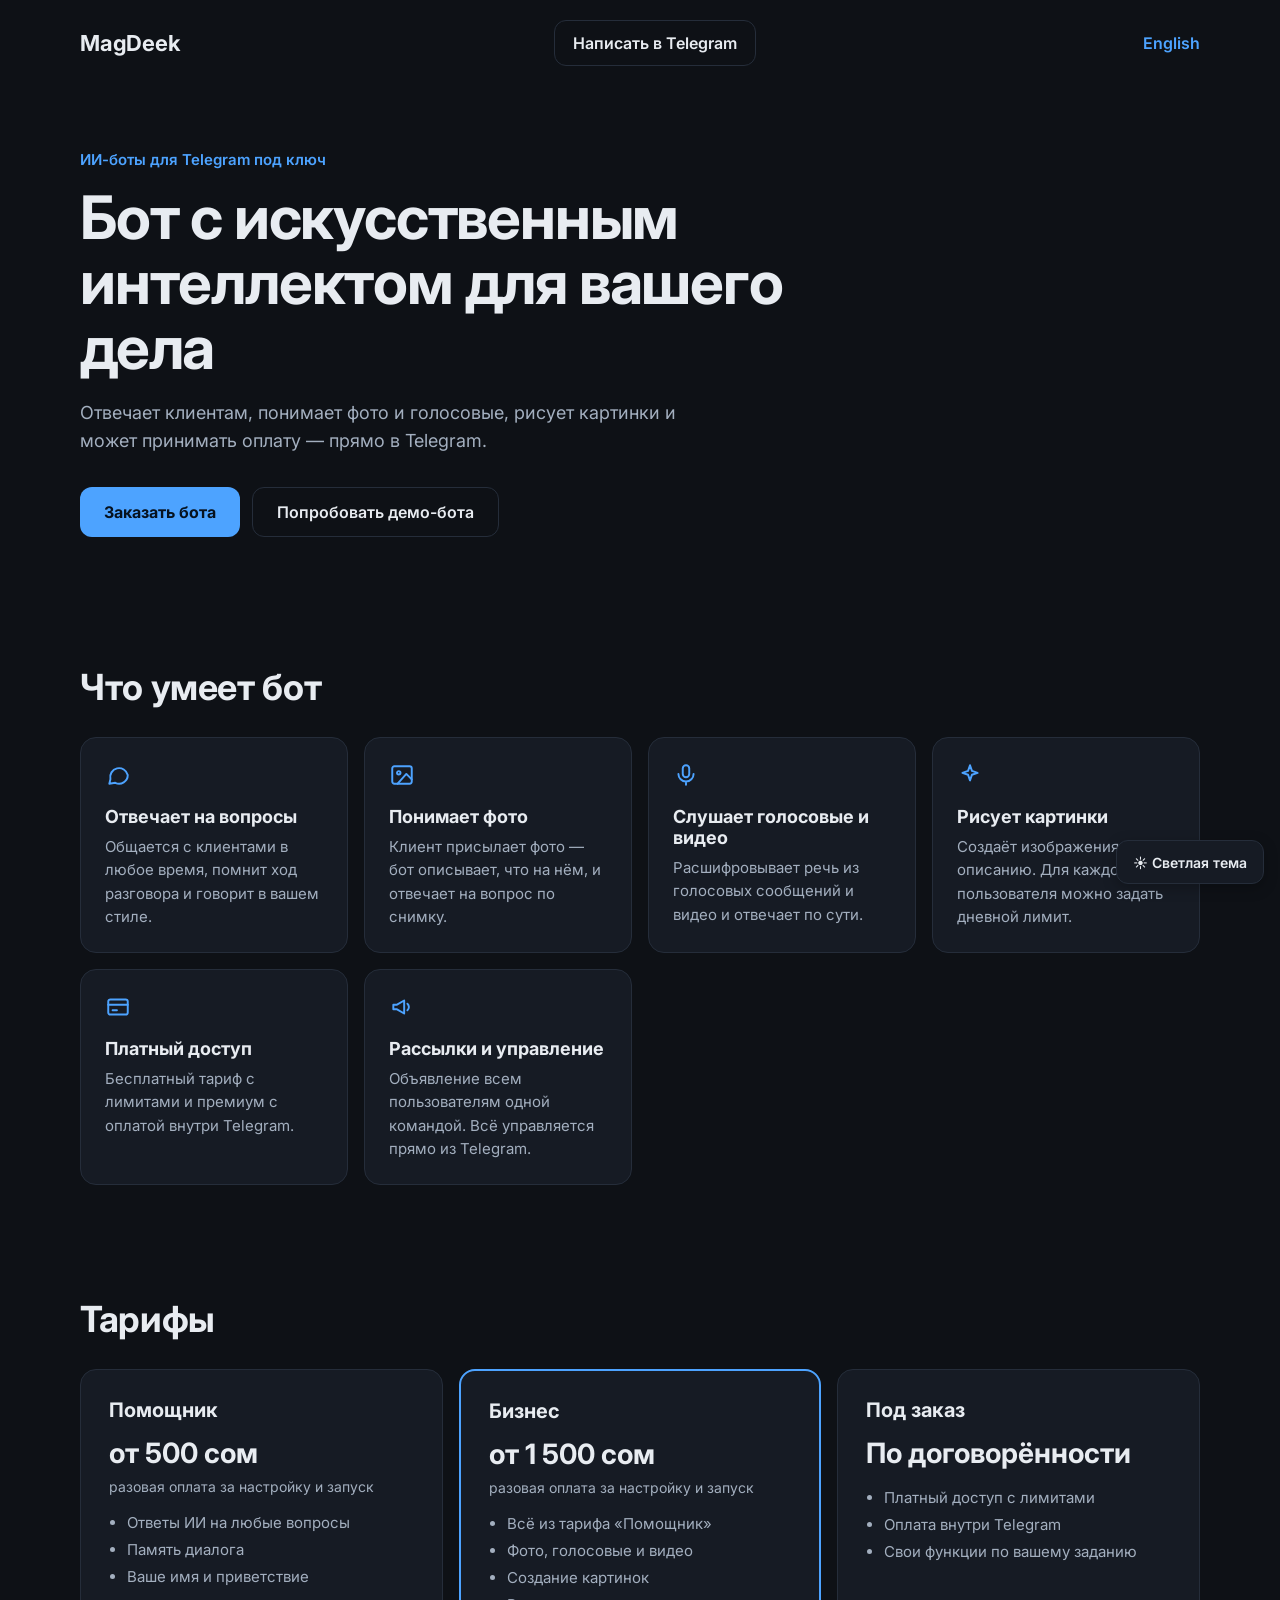
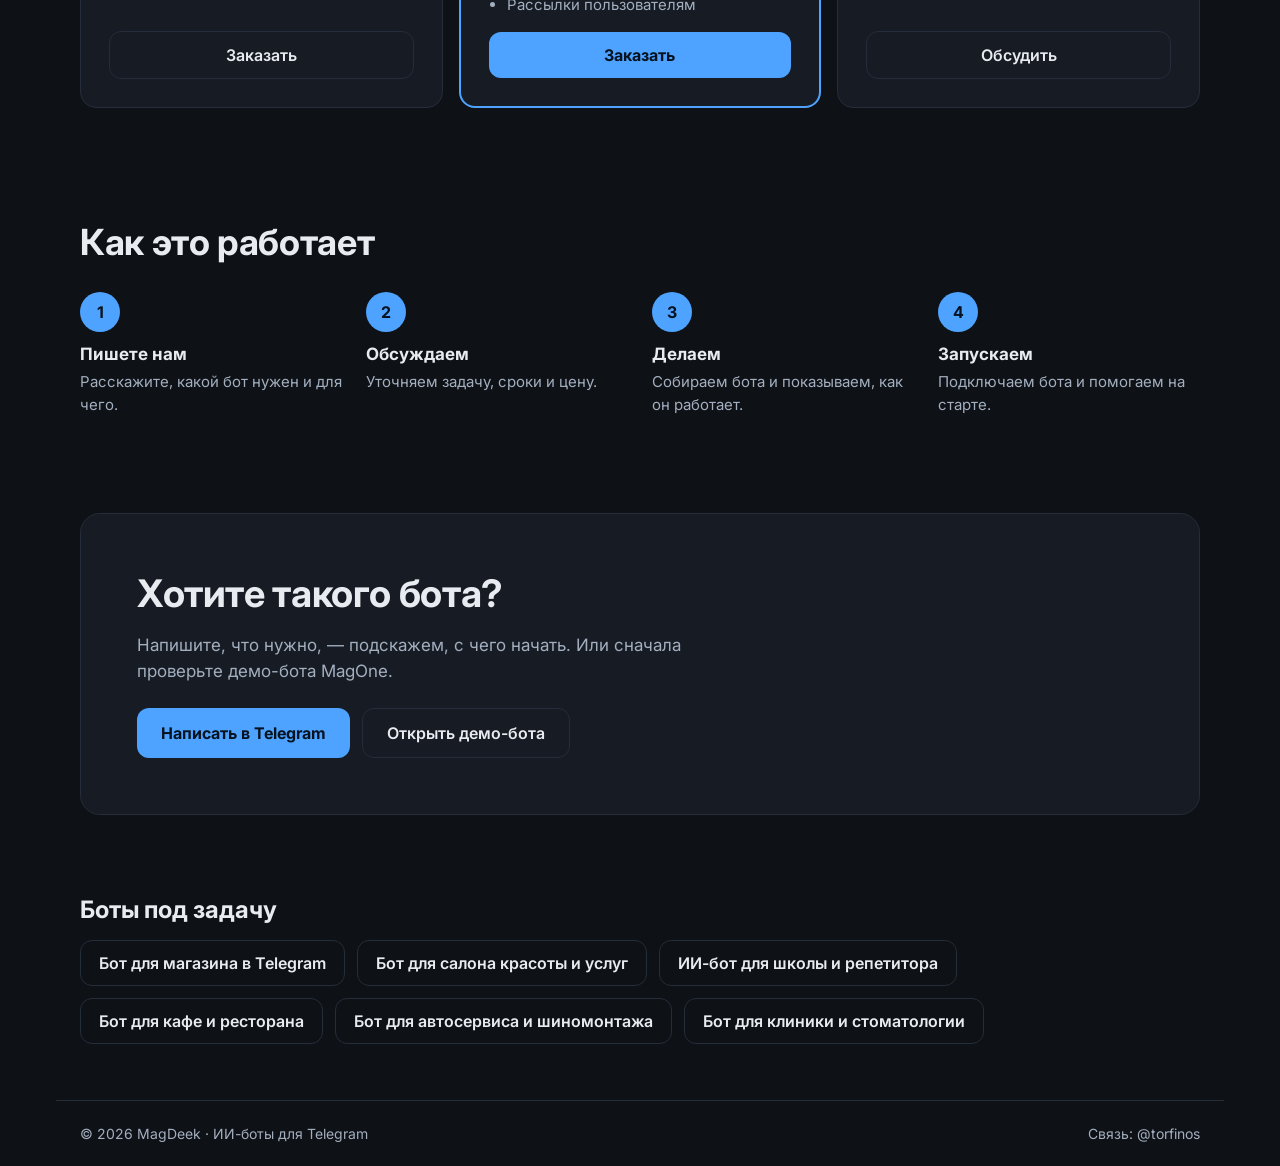
<file: index.html>
<!doctype html>
<html lang="ru">
<head>
<meta charset="utf-8">
<meta name="viewport" content="width=device-width, initial-scale=1">
<title>Заказать бота для Telegram с ИИ — MagDeek</title>
<meta name="description" content="Заказать бота для Telegram с искусственным интеллектом под ключ: отвечает клиентам, понимает фото и голосовые, рисует картинки. Разработка ботов на заказ, цены от 500 сом.">
<link rel="canonical" href="https://magusnnnn.github.io/magdeek/">
<meta property="og:type" content="website">
<meta property="og:site_name" content="MagDeek">
<meta property="og:title" content="Заказать бота для Telegram с ИИ — MagDeek">
<meta property="og:description" content="Заказать бота для Telegram с искусственным интеллектом под ключ: отвечает клиентам, понимает фото и голосовые, рисует картинки. Разработка ботов на заказ, цены от 500 сом.">
<meta property="og:url" content="https://magusnnnn.github.io/magdeek/">
<meta name="theme-color" content="#0E1116">
<link rel="icon" href="data:image/svg+xml,%3Csvg xmlns='http://www.w3.org/2000/svg' viewBox='0 0 32 32'%3E%3Crect width='32' height='32' rx='8' fill='%234DA3FF'/%3E%3Ctext x='16' y='22' font-size='18' font-weight='700' text-anchor='middle' fill='%2306121F' font-family='Arial'%3EM%3C/text%3E%3C/svg%3E">
<link href="https://fonts.googleapis.com/css2?family=Inter:wght@400;600;700&display=swap" rel="stylesheet">
<style>body{margin:0;background:#0E1116;color:#E8ECF1;font-family:Inter,system-ui,-apple-system,'Segoe UI',Roboto,sans-serif}a{text-decoration:none}a:hover{opacity:.88}</style>
<script type="application/ld+json">{"@context":"https://schema.org","@type":"Organization","name":"MagDeek","url":"https://magusnnnn.github.io/magdeek/","description":"Разработка ИИ-ботов для Telegram на заказ"}</script>
<script type="application/ld+json">{"@context": "https://schema.org", "@type": "WebSite", "name": "MagDeek", "url": "https://magusnnnn.github.io/magdeek/", "inLanguage": "ru"}</script>
<link rel="stylesheet" href="theme.css">
<script src="theme.js" defer></script>
</head>
<body>
<main>
<div style="--ac:#4DA3FF;--on:#06121F;--bg:#0E1116;--sf:#161B24;--bd:#252D3A;--tx:#E8ECF1;--mu:#A3AFBF;background:var(--bg);color:var(--tx);font-family:Inter,system-ui,-apple-system,'Segoe UI',Roboto,sans-serif">

<div style="max-width:1120px;margin:0 auto;padding:20px 24px;display:flex;flex-wrap:wrap;gap:12px;align-items:center;justify-content:space-between">
<span style="font-size:22px;font-weight:700;letter-spacing:-0.01em">MagDeek</span>
<a href="https://t.me/torfinos" target="_blank" rel="noopener" style="display:inline-flex;align-items:center;min-height:44px;padding:0 18px;border:1px solid var(--bd);border-radius:12px;color:var(--tx);font-weight:600">Написать в Telegram</a><a href="index-en.html" style="color:#4DA3FF;font-weight:600;text-decoration:none;margin-left:12px">English</a>
</div>

<div style="max-width:1120px;margin:0 auto;padding:64px 24px 72px">
<p style="margin:0 0 16px;color:var(--ac);font-weight:600;font-size:15px">ИИ-боты для Telegram под ключ</p>
<h1 style="margin:0;max-width:820px;font-size:clamp(34px,6vw,60px);line-height:1.08;letter-spacing:-0.02em">Бот с искусственным интеллектом для вашего дела</h1>
<p style="margin:20px 0 32px;max-width:640px;color:var(--mu);font-size:18px;line-height:1.55">Отвечает клиентам, понимает фото и голосовые, рисует картинки и может принимать оплату — прямо в Telegram.</p>
<div style="display:flex;flex-wrap:wrap;gap:12px">
<a href="https://t.me/torfinos" target="_blank" rel="noopener" style="display:inline-flex;align-items:center;min-height:48px;padding:0 24px;border-radius:12px;background:var(--ac);color:var(--on);font-weight:700">Заказать бота</a>
<a href="https://t.me/AIMAG_RoBot" target="_blank" rel="noopener" style="display:inline-flex;align-items:center;min-height:48px;padding:0 24px;border-radius:12px;border:1px solid var(--bd);color:var(--tx);font-weight:600">Попробовать демо-бота</a>
</div>
</div>

<div style="max-width:1120px;margin:0 auto;padding:56px 24px">
<h2 style="margin:0 0 28px;font-size:clamp(26px,4vw,36px);letter-spacing:-0.01em">Что умеет бот</h2>
<div style="display:grid;grid-template-columns:repeat(auto-fit,minmax(260px,1fr));gap:16px">
<div style="background:var(--sf);border:1px solid var(--bd);border-radius:16px;padding:24px">
<div style="color:var(--ac);margin-bottom:14px"><svg width="26" height="26" viewBox="0 0 24 24" fill="none" stroke="currentColor" stroke-width="1.8" stroke-linecap="round" stroke-linejoin="round" aria-hidden="true"><path d="M21 12a8 8 0 0 1-11.5 7.2L4 20l1-4.2A8 8 0 1 1 21 12z"/></svg></div>
<h3 style="margin:0 0 8px;font-size:18px">Отвечает на вопросы</h3>
<p style="margin:0;color:var(--mu);font-size:15px;line-height:1.55">Общается с клиентами в любое время, помнит ход разговора и говорит в вашем стиле.</p>
</div>
<div style="background:var(--sf);border:1px solid var(--bd);border-radius:16px;padding:24px">
<div style="color:var(--ac);margin-bottom:14px"><svg width="26" height="26" viewBox="0 0 24 24" fill="none" stroke="currentColor" stroke-width="1.8" stroke-linecap="round" stroke-linejoin="round" aria-hidden="true"><rect x="3" y="4" width="18" height="16" rx="2"/><circle cx="9" cy="10" r="1.6"/><path d="M21 16l-5-5-8 9"/></svg></div>
<h3 style="margin:0 0 8px;font-size:18px">Понимает фото</h3>
<p style="margin:0;color:var(--mu);font-size:15px;line-height:1.55">Клиент присылает фото — бот описывает, что на нём, и отвечает на вопрос по снимку.</p>
</div>
<div style="background:var(--sf);border:1px solid var(--bd);border-radius:16px;padding:24px">
<div style="color:var(--ac);margin-bottom:14px"><svg width="26" height="26" viewBox="0 0 24 24" fill="none" stroke="currentColor" stroke-width="1.8" stroke-linecap="round" stroke-linejoin="round" aria-hidden="true"><rect x="9" y="3" width="6" height="11" rx="3"/><path d="M5 11a7 7 0 0 0 14 0M12 18v3"/></svg></div>
<h3 style="margin:0 0 8px;font-size:18px">Слушает голосовые и видео</h3>
<p style="margin:0;color:var(--mu);font-size:15px;line-height:1.55">Расшифровывает речь из голосовых сообщений и видео и отвечает по сути.</p>
</div>
<div style="background:var(--sf);border:1px solid var(--bd);border-radius:16px;padding:24px">
<div style="color:var(--ac);margin-bottom:14px"><svg width="26" height="26" viewBox="0 0 24 24" fill="none" stroke="currentColor" stroke-width="1.8" stroke-linecap="round" stroke-linejoin="round" aria-hidden="true"><path d="M12 3l1.8 5.2L19 10l-5.2 1.8L12 17l-1.8-5.2L5 10l5.2-1.8z"/></svg></div>
<h3 style="margin:0 0 8px;font-size:18px">Рисует картинки</h3>
<p style="margin:0;color:var(--mu);font-size:15px;line-height:1.55">Создаёт изображения по описанию. Для каждого пользователя можно задать дневной лимит.</p>
</div>
<div style="background:var(--sf);border:1px solid var(--bd);border-radius:16px;padding:24px">
<div style="color:var(--ac);margin-bottom:14px"><svg width="26" height="26" viewBox="0 0 24 24" fill="none" stroke="currentColor" stroke-width="1.8" stroke-linecap="round" stroke-linejoin="round" aria-hidden="true"><rect x="3" y="5" width="18" height="14" rx="2"/><path d="M3 10h18M7 15h4"/></svg></div>
<h3 style="margin:0 0 8px;font-size:18px">Платный доступ</h3>
<p style="margin:0;color:var(--mu);font-size:15px;line-height:1.55">Бесплатный тариф с лимитами и премиум с оплатой внутри Telegram.</p>
</div>
<div style="background:var(--sf);border:1px solid var(--bd);border-radius:16px;padding:24px">
<div style="color:var(--ac);margin-bottom:14px"><svg width="26" height="26" viewBox="0 0 24 24" fill="none" stroke="currentColor" stroke-width="1.8" stroke-linecap="round" stroke-linejoin="round" aria-hidden="true"><path d="M4 10v4h3l7 4V6L7 10H4zM17 9a4 4 0 0 1 0 6"/></svg></div>
<h3 style="margin:0 0 8px;font-size:18px">Рассылки и управление</h3>
<p style="margin:0;color:var(--mu);font-size:15px;line-height:1.55">Объявление всем пользователям одной командой. Всё управляется прямо из Telegram.</p>
</div>
</div>
</div>

<div style="max-width:1120px;margin:0 auto;padding:56px 24px">
<h2 style="margin:0 0 28px;font-size:clamp(26px,4vw,36px);letter-spacing:-0.01em">Тарифы</h2>
<div style="display:grid;grid-template-columns:repeat(auto-fit,minmax(260px,1fr));gap:16px">
<div style="background:var(--sf);border:1px solid var(--bd);border-radius:16px;padding:28px;display:flex;flex-direction:column;gap:14px">
<h3 style="margin:0;font-size:20px">Помощник</h3>
<p style="margin:0;font-size:28px;font-weight:700">от 500 сом</p>
<p style="margin:-6px 0 0;color:var(--mu);font-size:14px">разовая оплата за настройку и запуск</p>
<ul style="margin:0;padding-left:18px;color:var(--mu);font-size:15px;line-height:1.8"><li>Ответы ИИ на любые вопросы</li><li>Память диалога</li><li>Ваше имя и приветствие</li></ul>
<a href="https://t.me/torfinos" target="_blank" rel="noopener" style="display:inline-flex;align-items:center;justify-content:center;min-height:46px;margin-top:auto;border:1px solid var(--bd);border-radius:12px;color:var(--tx);font-weight:600">Заказать</a>
</div>
<div style="background:var(--sf);border:2px solid var(--ac);border-radius:16px;padding:28px;display:flex;flex-direction:column;gap:14px">
<h3 style="margin:0;font-size:20px">Бизнес</h3>
<p style="margin:0;font-size:28px;font-weight:700">от 1 500 сом</p>
<p style="margin:-6px 0 0;color:var(--mu);font-size:14px">разовая оплата за настройку и запуск</p>
<ul style="margin:0;padding-left:18px;color:var(--mu);font-size:15px;line-height:1.8"><li>Всё из тарифа «Помощник»</li><li>Фото, голосовые и видео</li><li>Создание картинок</li><li>Рассылки пользователям</li></ul>
<a href="https://t.me/torfinos" target="_blank" rel="noopener" style="display:inline-flex;align-items:center;justify-content:center;min-height:46px;margin-top:auto;border-radius:12px;background:var(--ac);color:var(--on);font-weight:700">Заказать</a>
</div>
<div style="background:var(--sf);border:1px solid var(--bd);border-radius:16px;padding:28px;display:flex;flex-direction:column;gap:14px">
<h3 style="margin:0;font-size:20px">Под заказ</h3>
<p style="margin:0;font-size:28px;font-weight:700">По договорённости</p>
<ul style="margin:0;padding-left:18px;color:var(--mu);font-size:15px;line-height:1.8"><li>Платный доступ с лимитами</li><li>Оплата внутри Telegram</li><li>Свои функции по вашему заданию</li></ul>
<a href="https://t.me/torfinos" target="_blank" rel="noopener" style="display:inline-flex;align-items:center;justify-content:center;min-height:46px;margin-top:auto;border:1px solid var(--bd);border-radius:12px;color:var(--tx);font-weight:600">Обсудить</a>
</div>
</div>
</div>

<div style="max-width:1120px;margin:0 auto;padding:56px 24px">
<h2 style="margin:0 0 28px;font-size:clamp(26px,4vw,36px);letter-spacing:-0.01em">Как это работает</h2>
<div style="display:grid;grid-template-columns:repeat(auto-fit,minmax(220px,1fr));gap:24px">
<div><div style="width:40px;height:40px;border-radius:20px;background:var(--ac);color:var(--on);font-weight:700;display:flex;align-items:center;justify-content:center;margin-bottom:12px">1</div><h3 style="margin:0 0 6px;font-size:17px">Пишете нам</h3><p style="margin:0;color:var(--mu);font-size:15px;line-height:1.55">Расскажите, какой бот нужен и для чего.</p></div>
<div><div style="width:40px;height:40px;border-radius:20px;background:var(--ac);color:var(--on);font-weight:700;display:flex;align-items:center;justify-content:center;margin-bottom:12px">2</div><h3 style="margin:0 0 6px;font-size:17px">Обсуждаем</h3><p style="margin:0;color:var(--mu);font-size:15px;line-height:1.55">Уточняем задачу, сроки и цену.</p></div>
<div><div style="width:40px;height:40px;border-radius:20px;background:var(--ac);color:var(--on);font-weight:700;display:flex;align-items:center;justify-content:center;margin-bottom:12px">3</div><h3 style="margin:0 0 6px;font-size:17px">Делаем</h3><p style="margin:0;color:var(--mu);font-size:15px;line-height:1.55">Собираем бота и показываем, как он работает.</p></div>
<div><div style="width:40px;height:40px;border-radius:20px;background:var(--ac);color:var(--on);font-weight:700;display:flex;align-items:center;justify-content:center;margin-bottom:12px">4</div><h3 style="margin:0 0 6px;font-size:17px">Запускаем</h3><p style="margin:0;color:var(--mu);font-size:15px;line-height:1.55">Подключаем бота и помогаем на старте.</p></div>
</div>
</div>

<div style="max-width:1120px;margin:0 auto;padding:40px 24px 72px">
<div style="background:var(--sf);border:1px solid var(--bd);border-radius:20px;padding:clamp(28px,5vw,56px);display:flex;flex-direction:column;gap:16px">
<h2 style="margin:0;font-size:clamp(26px,4vw,38px);letter-spacing:-0.01em">Хотите такого бота?</h2>
<p style="margin:0;max-width:600px;color:var(--mu);font-size:17px;line-height:1.55">Напишите, что нужно, — подскажем, с чего начать. Или сначала проверьте демо-бота MagOne.</p>
<div style="display:flex;flex-wrap:wrap;gap:12px;margin-top:8px">
<a href="https://t.me/torfinos" target="_blank" rel="noopener" style="display:inline-flex;align-items:center;min-height:48px;padding:0 24px;border-radius:12px;background:var(--ac);color:var(--on);font-weight:700">Написать в Telegram</a>
<a href="https://t.me/AIMAG_RoBot" target="_blank" rel="noopener" style="display:inline-flex;align-items:center;min-height:48px;padding:0 24px;border-radius:12px;border:1px solid var(--bd);color:var(--tx);font-weight:600">Открыть демо-бота</a>
</div>
</div>
</div>

<section style="max-width:1120px;margin:0 auto;padding:8px 24px 56px"><h2 style="margin:0 0 16px;font-size:24px">Боты под задачу</h2><div style="display:flex;flex-wrap:wrap;gap:12px"><a href="bot-dlya-magazina.html" style="display:inline-flex;align-items:center;min-height:44px;padding:0 18px;border:1px solid #252D3A;border-radius:12px;color:#E8ECF1;font-weight:600">Бот для магазина в Telegram</a><a href="bot-dlya-salona.html" style="display:inline-flex;align-items:center;min-height:44px;padding:0 18px;border:1px solid #252D3A;border-radius:12px;color:#E8ECF1;font-weight:600">Бот для салона красоты и услуг</a><a href="bot-s-ii-dlya-shkoly.html" style="display:inline-flex;align-items:center;min-height:44px;padding:0 18px;border:1px solid #252D3A;border-radius:12px;color:#E8ECF1;font-weight:600">ИИ-бот для школы и репетитора</a><a href="bot-dlya-kafe.html" style="display:inline-flex;align-items:center;min-height:44px;padding:0 18px;border:1px solid #252D3A;border-radius:12px;color:#E8ECF1;font-weight:600">Бот для кафе и ресторана</a><a href="bot-dlya-avtoservisa.html" style="display:inline-flex;align-items:center;min-height:44px;padding:0 18px;border:1px solid #252D3A;border-radius:12px;color:#E8ECF1;font-weight:600">Бот для автосервиса и шиномонтажа</a><a href="bot-dlya-kliniki.html" style="display:inline-flex;align-items:center;min-height:44px;padding:0 18px;border:1px solid #252D3A;border-radius:12px;color:#E8ECF1;font-weight:600">Бот для клиники и стоматологии</a></div></section>
<div style="max-width:1120px;margin:0 auto;padding:24px;border-top:1px solid var(--bd);display:flex;flex-wrap:wrap;gap:8px 24px;justify-content:space-between;color:var(--mu);font-size:14px">
<span>© 2026 MagDeek · ИИ-боты для Telegram</span>
<a href="https://t.me/torfinos" target="_blank" rel="noopener" style="color:var(--mu)">Связь: @torfinos</a>
</div>

</div>

</main>
</body>
</html>
</file>
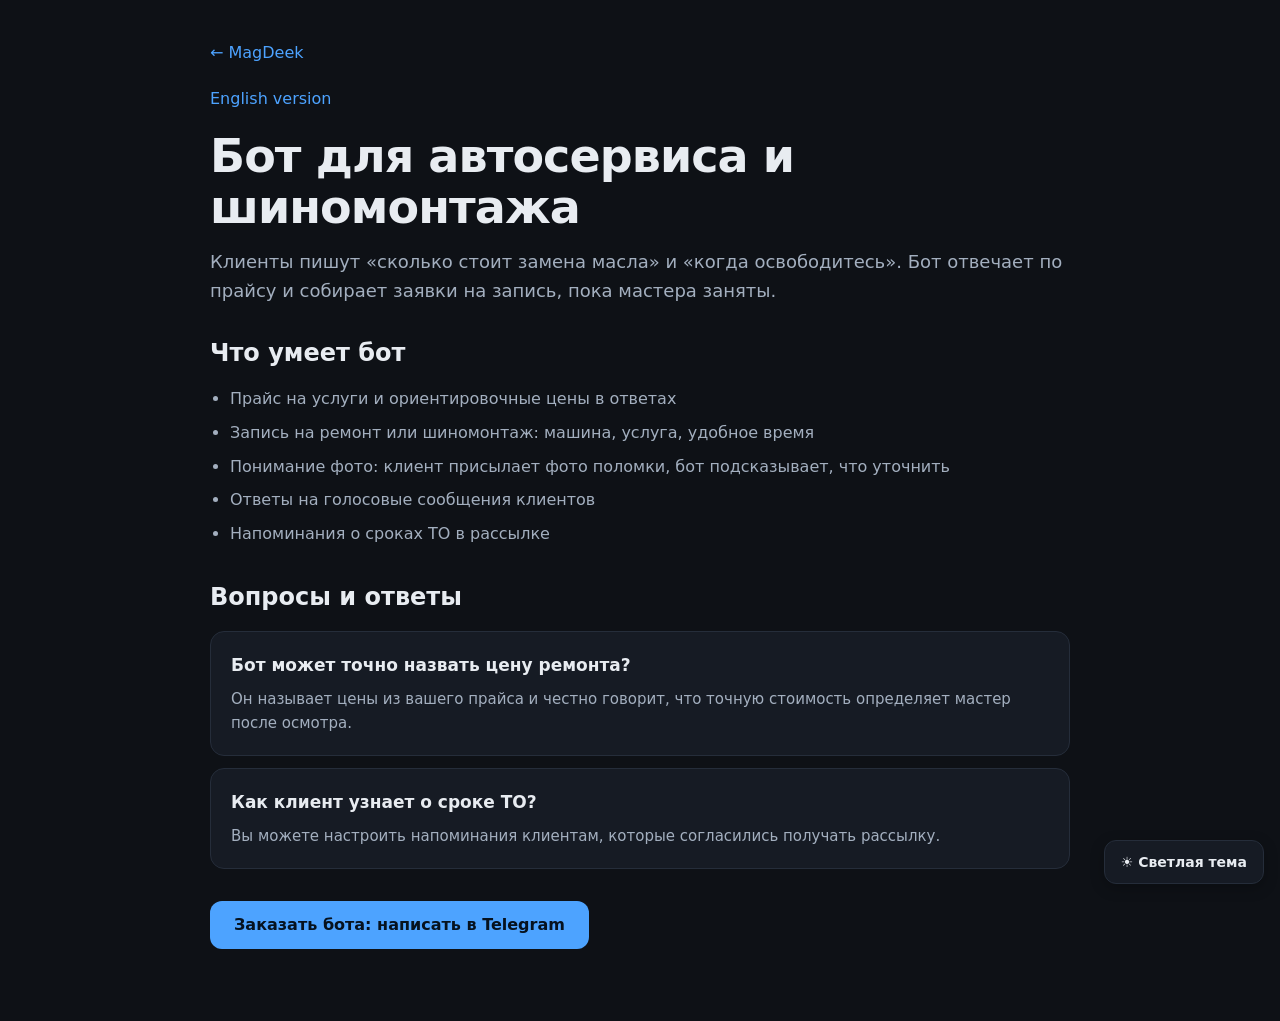
<file: bot-dlya-avtoservisa.html>
<!doctype html>
<html lang="ru"><head><meta charset="utf-8"><meta name="viewport" content="width=device-width, initial-scale=1">
<title>Бот для автосервиса в Telegram — запись и цены | MagDeek</title>
<meta name="description" content="Бот для автосервиса и шиномонтажа в Telegram: цены на услуги, запись на ремонт, ответы клиентам 24/7. Заказать бота для СТО под ключ.">
<link rel="canonical" href="https://magusnnnn.github.io/magdeek/bot-dlya-avtoservisa.html">
<meta property="og:title" content="Бот для автосервиса в Telegram — запись и цены | MagDeek"><meta property="og:description" content="Бот для автосервиса и шиномонтажа в Telegram: цены на услуги, запись на ремонт, ответы клиентам 24/7. Заказать бота для СТО под ключ."><meta property="og:url" content="https://magusnnnn.github.io/magdeek/bot-dlya-avtoservisa.html">
<meta name="theme-color" content="#0E1116">
<style>body{margin:0;background:#0E1116;color:#E8ECF1;font-family:Inter,system-ui,-apple-system,'Segoe UI',Roboto,sans-serif;line-height:1.6}a{color:#4DA3FF;text-decoration:none}</style>
<script type="application/ld+json">{"@context": "https://schema.org", "@type": "FAQPage", "mainEntity": [{"@type": "Question", "name": "Бот может точно назвать цену ремонта?", "acceptedAnswer": {"@type": "Answer", "text": "Он называет цены из вашего прайса и честно говорит, что точную стоимость определяет мастер после осмотра."}}, {"@type": "Question", "name": "Как клиент узнает о сроке ТО?", "acceptedAnswer": {"@type": "Answer", "text": "Вы можете настроить напоминания клиентам, которые согласились получать рассылку."}}]}</script>
<meta property="og:site_name" content="MagDeek">
<link rel="stylesheet" href="theme.css">
<script src="theme.js" defer></script>
</head><body>
<main style="max-width:860px;margin:0 auto;padding:40px 24px 72px">
<p style="margin:0 0 20px"><a href="https://magusnnnn.github.io/magdeek/">← MagDeek</a></p><p style="margin:0 0 20px"><a href="bot-for-car-service.html" style="color:#4DA3FF">English version</a></p>
<h1 style="font-size:clamp(30px,5vw,46px);line-height:1.1;letter-spacing:-0.02em;margin:0 0 16px">Бот для автосервиса и шиномонтажа</h1>
<p style="color:#A3AFBF;font-size:18px;margin:0 0 28px">Клиенты пишут «сколько стоит замена масла» и «когда освободитесь». Бот отвечает по прайсу и собирает заявки на запись, пока мастера заняты.</p>
<h2 style="font-size:24px;margin:0 0 14px">Что умеет бот</h2>
<ul style="padding-left:20px;color:#A3AFBF;font-size:16px;margin:0 0 32px"><li style="margin:0 0 8px">Прайс на услуги и ориентировочные цены в ответах</li><li style="margin:0 0 8px">Запись на ремонт или шиномонтаж: машина, услуга, удобное время</li><li style="margin:0 0 8px">Понимание фото: клиент присылает фото поломки, бот подсказывает, что уточнить</li><li style="margin:0 0 8px">Ответы на голосовые сообщения клиентов</li><li style="margin:0 0 8px">Напоминания о сроках ТО в рассылке</li></ul>
<h2 style="font-size:24px;margin:0 0 14px">Вопросы и ответы</h2>
<div style="background:#161B24;border:1px solid #252D3A;border-radius:14px;padding:20px;margin-bottom:12px"><h3 style="margin:0 0 8px;font-size:17px">Бот может точно назвать цену ремонта?</h3><p style="margin:0;color:#A3AFBF;font-size:15px;line-height:1.6">Он называет цены из вашего прайса и честно говорит, что точную стоимость определяет мастер после осмотра.</p></div><div style="background:#161B24;border:1px solid #252D3A;border-radius:14px;padding:20px;margin-bottom:12px"><h3 style="margin:0 0 8px;font-size:17px">Как клиент узнает о сроке ТО?</h3><p style="margin:0;color:#A3AFBF;font-size:15px;line-height:1.6">Вы можете настроить напоминания клиентам, которые согласились получать рассылку.</p></div>
<p style="margin:32px 0 0"><a href="https://t.me/torfinos" style="display:inline-flex;align-items:center;min-height:48px;padding:0 24px;border-radius:12px;background:#4DA3FF;color:#06121F;font-weight:700">Заказать бота: написать в Telegram</a></p>
</main></body></html>
</file>
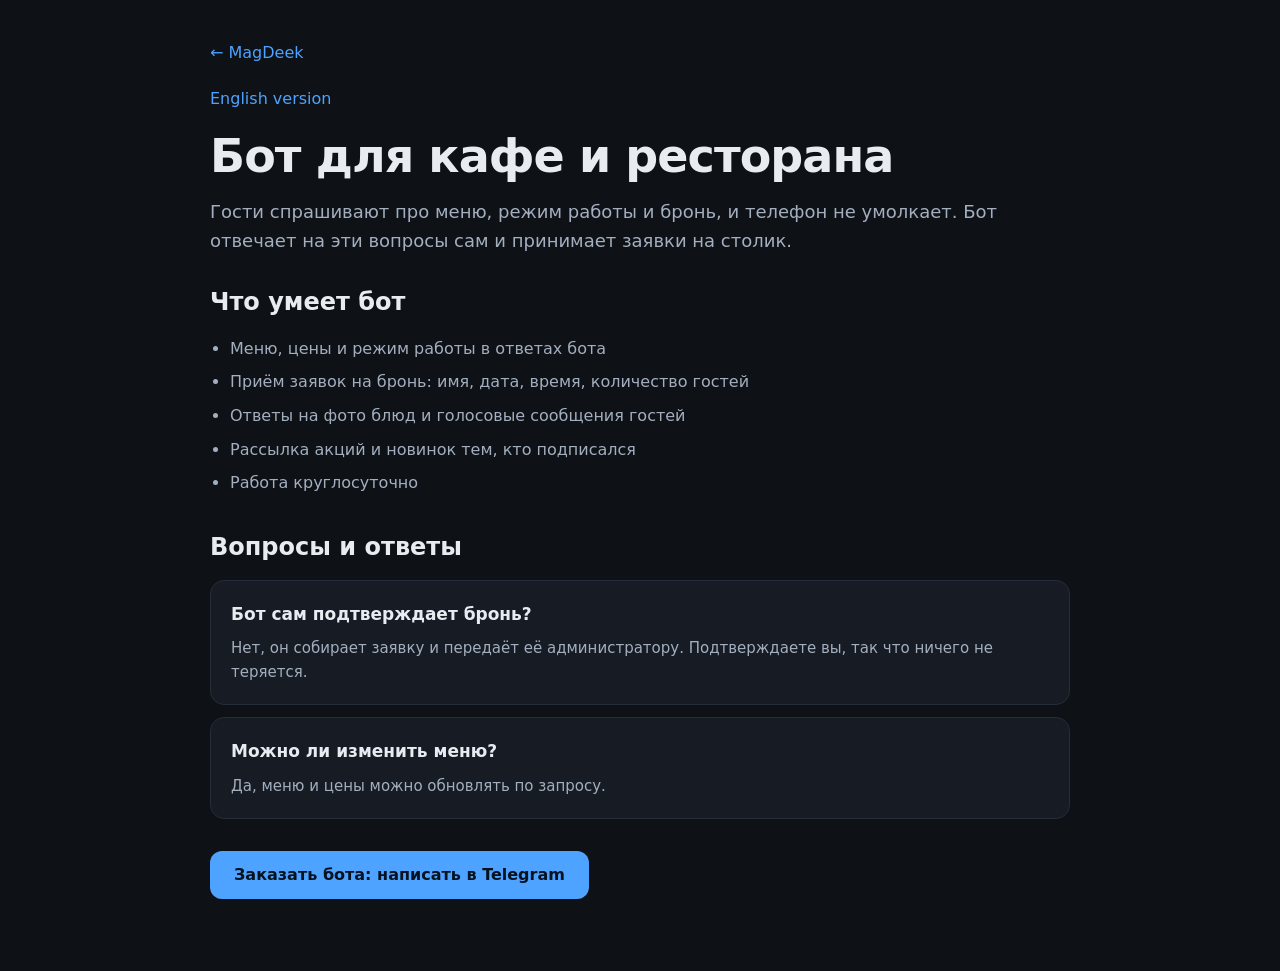
<file: bot-dlya-kafe (1).html>
<!doctype html>
<html lang="ru"><head><meta charset="utf-8"><meta name="viewport" content="width=device-width, initial-scale=1">
<title>Бот для кафе и ресторана в Telegram — бронь и меню | MagDeek</title>
<meta name="description" content="Бот для кафе и ресторана в Telegram: меню и цены, бронирование столиков, ответы на вопросы гостей 24/7. Заказать бота для кафе под ключ.">
<link rel="canonical" href="https://magusnnnn.github.io/magdeek/bot-dlya-kafe.html">
<meta property="og:title" content="Бот для кафе и ресторана в Telegram — бронь и меню | MagDeek"><meta property="og:description" content="Бот для кафе и ресторана в Telegram: меню и цены, бронирование столиков, ответы на вопросы гостей 24/7. Заказать бота для кафе под ключ."><meta property="og:url" content="https://magusnnnn.github.io/magdeek/bot-dlya-kafe.html">
<meta name="theme-color" content="#0E1116">
<style>body{margin:0;background:#0E1116;color:#E8ECF1;font-family:Inter,system-ui,-apple-system,'Segoe UI',Roboto,sans-serif;line-height:1.6}a{color:#4DA3FF;text-decoration:none}</style>
<script type="application/ld+json">{"@context": "https://schema.org", "@type": "FAQPage", "mainEntity": [{"@type": "Question", "name": "Бот сам подтверждает бронь?", "acceptedAnswer": {"@type": "Answer", "text": "Нет, он собирает заявку и передаёт её администратору. Подтверждаете вы, так что ничего не теряется."}}, {"@type": "Question", "name": "Можно ли изменить меню?", "acceptedAnswer": {"@type": "Answer", "text": "Да, меню и цены можно обновлять по запросу."}}]}</script>
<meta property="og:site_name" content="MagDeek">
</head><body>
<main style="max-width:860px;margin:0 auto;padding:40px 24px 72px">
<p style="margin:0 0 20px"><a href="https://magusnnnn.github.io/magdeek/">← MagDeek</a></p><p style="margin:0 0 20px"><a href="bot-for-cafe.html" style="color:#4DA3FF">English version</a></p>
<h1 style="font-size:clamp(30px,5vw,46px);line-height:1.1;letter-spacing:-0.02em;margin:0 0 16px">Бот для кафе и ресторана</h1>
<p style="color:#A3AFBF;font-size:18px;margin:0 0 28px">Гости спрашивают про меню, режим работы и бронь, и телефон не умолкает. Бот отвечает на эти вопросы сам и принимает заявки на столик.</p>
<h2 style="font-size:24px;margin:0 0 14px">Что умеет бот</h2>
<ul style="padding-left:20px;color:#A3AFBF;font-size:16px;margin:0 0 32px"><li style="margin:0 0 8px">Меню, цены и режим работы в ответах бота</li><li style="margin:0 0 8px">Приём заявок на бронь: имя, дата, время, количество гостей</li><li style="margin:0 0 8px">Ответы на фото блюд и голосовые сообщения гостей</li><li style="margin:0 0 8px">Рассылка акций и новинок тем, кто подписался</li><li style="margin:0 0 8px">Работа круглосуточно</li></ul>
<h2 style="font-size:24px;margin:0 0 14px">Вопросы и ответы</h2>
<div style="background:#161B24;border:1px solid #252D3A;border-radius:14px;padding:20px;margin-bottom:12px"><h3 style="margin:0 0 8px;font-size:17px">Бот сам подтверждает бронь?</h3><p style="margin:0;color:#A3AFBF;font-size:15px;line-height:1.6">Нет, он собирает заявку и передаёт её администратору. Подтверждаете вы, так что ничего не теряется.</p></div><div style="background:#161B24;border:1px solid #252D3A;border-radius:14px;padding:20px;margin-bottom:12px"><h3 style="margin:0 0 8px;font-size:17px">Можно ли изменить меню?</h3><p style="margin:0;color:#A3AFBF;font-size:15px;line-height:1.6">Да, меню и цены можно обновлять по запросу.</p></div>
<p style="margin:32px 0 0"><a href="https://t.me/torfinos" style="display:inline-flex;align-items:center;min-height:48px;padding:0 24px;border-radius:12px;background:#4DA3FF;color:#06121F;font-weight:700">Заказать бота: написать в Telegram</a></p>
</main></body></html>
</file>
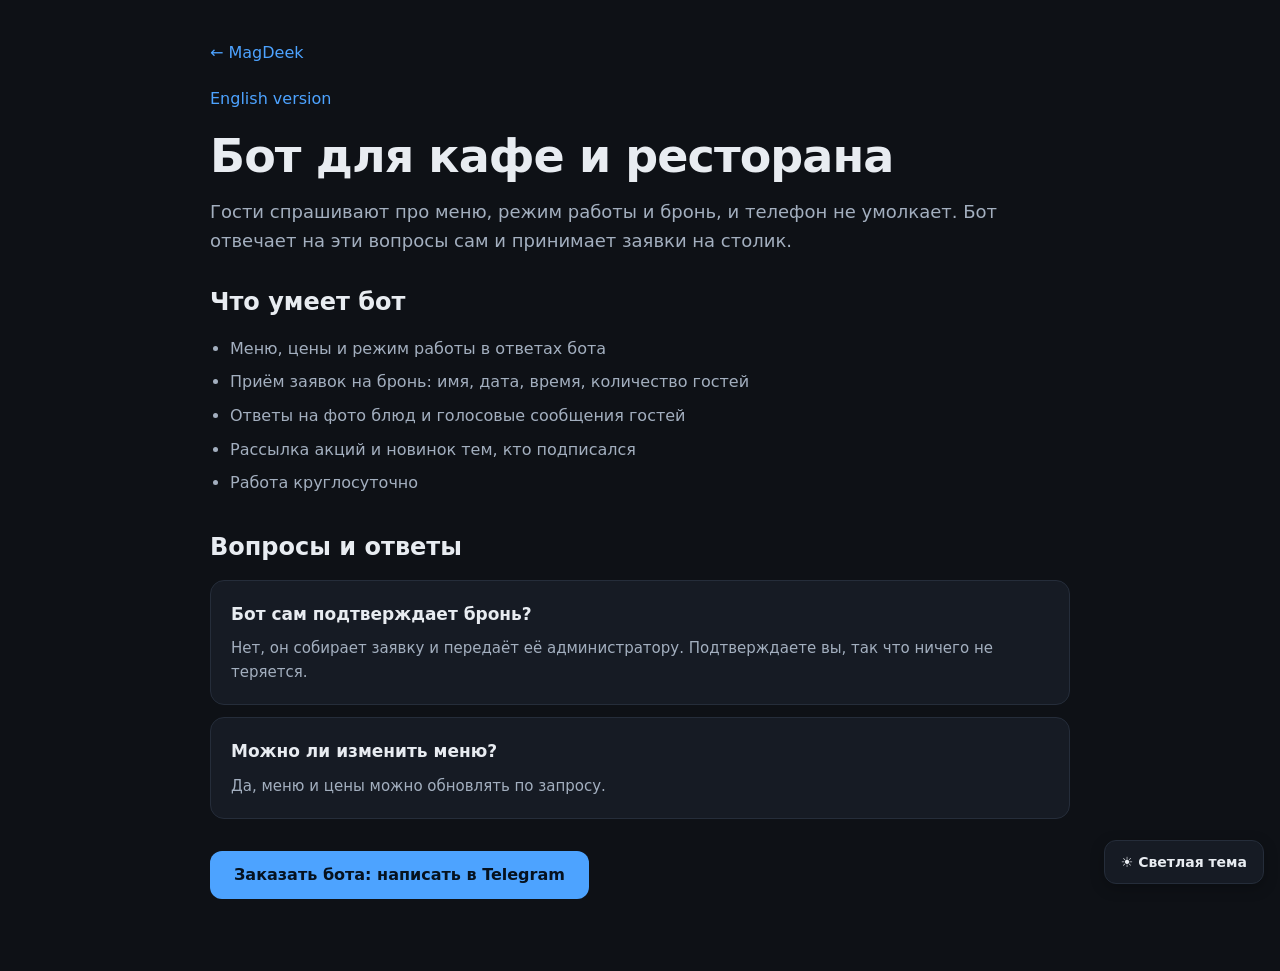
<file: bot-dlya-kafe.html>
<!doctype html>
<html lang="ru"><head><meta charset="utf-8"><meta name="viewport" content="width=device-width, initial-scale=1">
<title>Бот для кафе и ресторана в Telegram — бронь и меню | MagDeek</title>
<meta name="description" content="Бот для кафе и ресторана в Telegram: меню и цены, бронирование столиков, ответы на вопросы гостей 24/7. Заказать бота для кафе под ключ.">
<link rel="canonical" href="https://magusnnnn.github.io/magdeek/bot-dlya-kafe.html">
<meta property="og:title" content="Бот для кафе и ресторана в Telegram — бронь и меню | MagDeek"><meta property="og:description" content="Бот для кафе и ресторана в Telegram: меню и цены, бронирование столиков, ответы на вопросы гостей 24/7. Заказать бота для кафе под ключ."><meta property="og:url" content="https://magusnnnn.github.io/magdeek/bot-dlya-kafe.html">
<meta name="theme-color" content="#0E1116">
<style>body{margin:0;background:#0E1116;color:#E8ECF1;font-family:Inter,system-ui,-apple-system,'Segoe UI',Roboto,sans-serif;line-height:1.6}a{color:#4DA3FF;text-decoration:none}</style>
<script type="application/ld+json">{"@context": "https://schema.org", "@type": "FAQPage", "mainEntity": [{"@type": "Question", "name": "Бот сам подтверждает бронь?", "acceptedAnswer": {"@type": "Answer", "text": "Нет, он собирает заявку и передаёт её администратору. Подтверждаете вы, так что ничего не теряется."}}, {"@type": "Question", "name": "Можно ли изменить меню?", "acceptedAnswer": {"@type": "Answer", "text": "Да, меню и цены можно обновлять по запросу."}}]}</script>
<meta property="og:site_name" content="MagDeek">
<link rel="stylesheet" href="theme.css">
<script src="theme.js" defer></script>
</head><body>
<main style="max-width:860px;margin:0 auto;padding:40px 24px 72px">
<p style="margin:0 0 20px"><a href="https://magusnnnn.github.io/magdeek/">← MagDeek</a></p><p style="margin:0 0 20px"><a href="bot-for-cafe.html" style="color:#4DA3FF">English version</a></p>
<h1 style="font-size:clamp(30px,5vw,46px);line-height:1.1;letter-spacing:-0.02em;margin:0 0 16px">Бот для кафе и ресторана</h1>
<p style="color:#A3AFBF;font-size:18px;margin:0 0 28px">Гости спрашивают про меню, режим работы и бронь, и телефон не умолкает. Бот отвечает на эти вопросы сам и принимает заявки на столик.</p>
<h2 style="font-size:24px;margin:0 0 14px">Что умеет бот</h2>
<ul style="padding-left:20px;color:#A3AFBF;font-size:16px;margin:0 0 32px"><li style="margin:0 0 8px">Меню, цены и режим работы в ответах бота</li><li style="margin:0 0 8px">Приём заявок на бронь: имя, дата, время, количество гостей</li><li style="margin:0 0 8px">Ответы на фото блюд и голосовые сообщения гостей</li><li style="margin:0 0 8px">Рассылка акций и новинок тем, кто подписался</li><li style="margin:0 0 8px">Работа круглосуточно</li></ul>
<h2 style="font-size:24px;margin:0 0 14px">Вопросы и ответы</h2>
<div style="background:#161B24;border:1px solid #252D3A;border-radius:14px;padding:20px;margin-bottom:12px"><h3 style="margin:0 0 8px;font-size:17px">Бот сам подтверждает бронь?</h3><p style="margin:0;color:#A3AFBF;font-size:15px;line-height:1.6">Нет, он собирает заявку и передаёт её администратору. Подтверждаете вы, так что ничего не теряется.</p></div><div style="background:#161B24;border:1px solid #252D3A;border-radius:14px;padding:20px;margin-bottom:12px"><h3 style="margin:0 0 8px;font-size:17px">Можно ли изменить меню?</h3><p style="margin:0;color:#A3AFBF;font-size:15px;line-height:1.6">Да, меню и цены можно обновлять по запросу.</p></div>
<p style="margin:32px 0 0"><a href="https://t.me/torfinos" style="display:inline-flex;align-items:center;min-height:48px;padding:0 24px;border-radius:12px;background:#4DA3FF;color:#06121F;font-weight:700">Заказать бота: написать в Telegram</a></p>
</main></body></html>
</file>
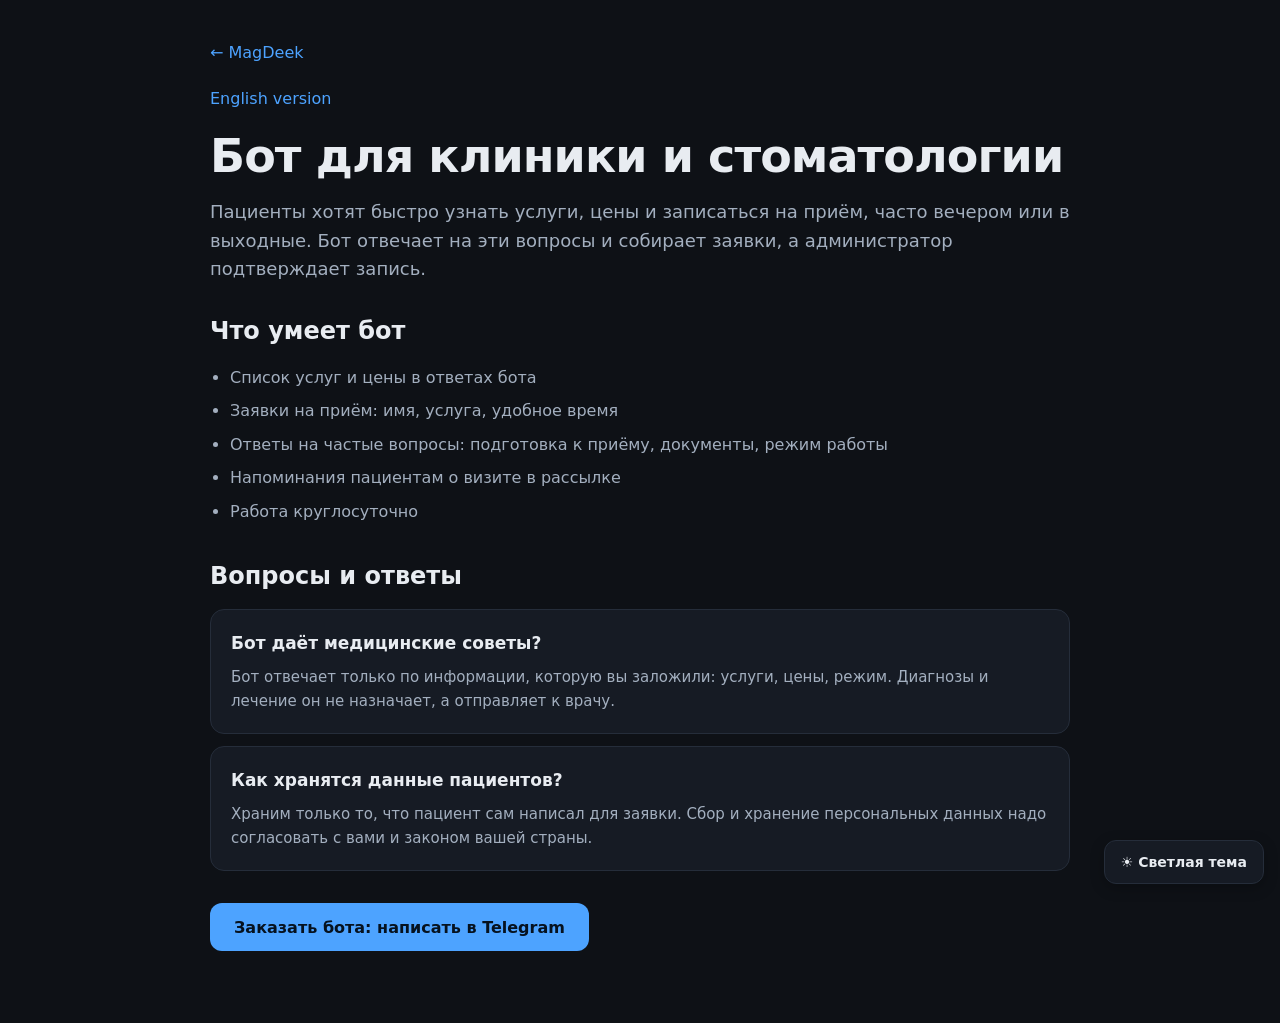
<file: bot-dlya-kliniki.html>
<!doctype html>
<html lang="ru"><head><meta charset="utf-8"><meta name="viewport" content="width=device-width, initial-scale=1">
<title>Бот для клиники и стоматологии в Telegram — запись пациентов | MagDeek</title>
<meta name="description" content="Бот для клиники и стоматологии в Telegram: услуги и цены, запись на приём, ответы пациентам круглосуточно. Заказать бота для клиники под ключ.">
<link rel="canonical" href="https://magusnnnn.github.io/magdeek/bot-dlya-kliniki.html">
<meta property="og:title" content="Бот для клиники и стоматологии в Telegram — запись пациентов | MagDeek"><meta property="og:description" content="Бот для клиники и стоматологии в Telegram: услуги и цены, запись на приём, ответы пациентам круглосуточно. Заказать бота для клиники под ключ."><meta property="og:url" content="https://magusnnnn.github.io/magdeek/bot-dlya-kliniki.html">
<meta name="theme-color" content="#0E1116">
<style>body{margin:0;background:#0E1116;color:#E8ECF1;font-family:Inter,system-ui,-apple-system,'Segoe UI',Roboto,sans-serif;line-height:1.6}a{color:#4DA3FF;text-decoration:none}</style>
<script type="application/ld+json">{"@context": "https://schema.org", "@type": "FAQPage", "mainEntity": [{"@type": "Question", "name": "Бот даёт медицинские советы?", "acceptedAnswer": {"@type": "Answer", "text": "Бот отвечает только по информации, которую вы заложили: услуги, цены, режим. Диагнозы и лечение он не назначает, а отправляет к врачу."}}, {"@type": "Question", "name": "Как хранятся данные пациентов?", "acceptedAnswer": {"@type": "Answer", "text": "Храним только то, что пациент сам написал для заявки. Сбор и хранение персональных данных надо согласовать с вами и законом вашей страны."}}]}</script>
<meta property="og:site_name" content="MagDeek">
<link rel="stylesheet" href="theme.css">
<script src="theme.js" defer></script>
</head><body>
<main style="max-width:860px;margin:0 auto;padding:40px 24px 72px">
<p style="margin:0 0 20px"><a href="https://magusnnnn.github.io/magdeek/">← MagDeek</a></p><p style="margin:0 0 20px"><a href="bot-for-clinic.html" style="color:#4DA3FF">English version</a></p>
<h1 style="font-size:clamp(30px,5vw,46px);line-height:1.1;letter-spacing:-0.02em;margin:0 0 16px">Бот для клиники и стоматологии</h1>
<p style="color:#A3AFBF;font-size:18px;margin:0 0 28px">Пациенты хотят быстро узнать услуги, цены и записаться на приём, часто вечером или в выходные. Бот отвечает на эти вопросы и собирает заявки, а администратор подтверждает запись.</p>
<h2 style="font-size:24px;margin:0 0 14px">Что умеет бот</h2>
<ul style="padding-left:20px;color:#A3AFBF;font-size:16px;margin:0 0 32px"><li style="margin:0 0 8px">Список услуг и цены в ответах бота</li><li style="margin:0 0 8px">Заявки на приём: имя, услуга, удобное время</li><li style="margin:0 0 8px">Ответы на частые вопросы: подготовка к приёму, документы, режим работы</li><li style="margin:0 0 8px">Напоминания пациентам о визите в рассылке</li><li style="margin:0 0 8px">Работа круглосуточно</li></ul>
<h2 style="font-size:24px;margin:0 0 14px">Вопросы и ответы</h2>
<div style="background:#161B24;border:1px solid #252D3A;border-radius:14px;padding:20px;margin-bottom:12px"><h3 style="margin:0 0 8px;font-size:17px">Бот даёт медицинские советы?</h3><p style="margin:0;color:#A3AFBF;font-size:15px;line-height:1.6">Бот отвечает только по информации, которую вы заложили: услуги, цены, режим. Диагнозы и лечение он не назначает, а отправляет к врачу.</p></div><div style="background:#161B24;border:1px solid #252D3A;border-radius:14px;padding:20px;margin-bottom:12px"><h3 style="margin:0 0 8px;font-size:17px">Как хранятся данные пациентов?</h3><p style="margin:0;color:#A3AFBF;font-size:15px;line-height:1.6">Храним только то, что пациент сам написал для заявки. Сбор и хранение персональных данных надо согласовать с вами и законом вашей страны.</p></div>
<p style="margin:32px 0 0"><a href="https://t.me/torfinos" style="display:inline-flex;align-items:center;min-height:48px;padding:0 24px;border-radius:12px;background:#4DA3FF;color:#06121F;font-weight:700">Заказать бота: написать в Telegram</a></p>
</main></body></html>
</file>
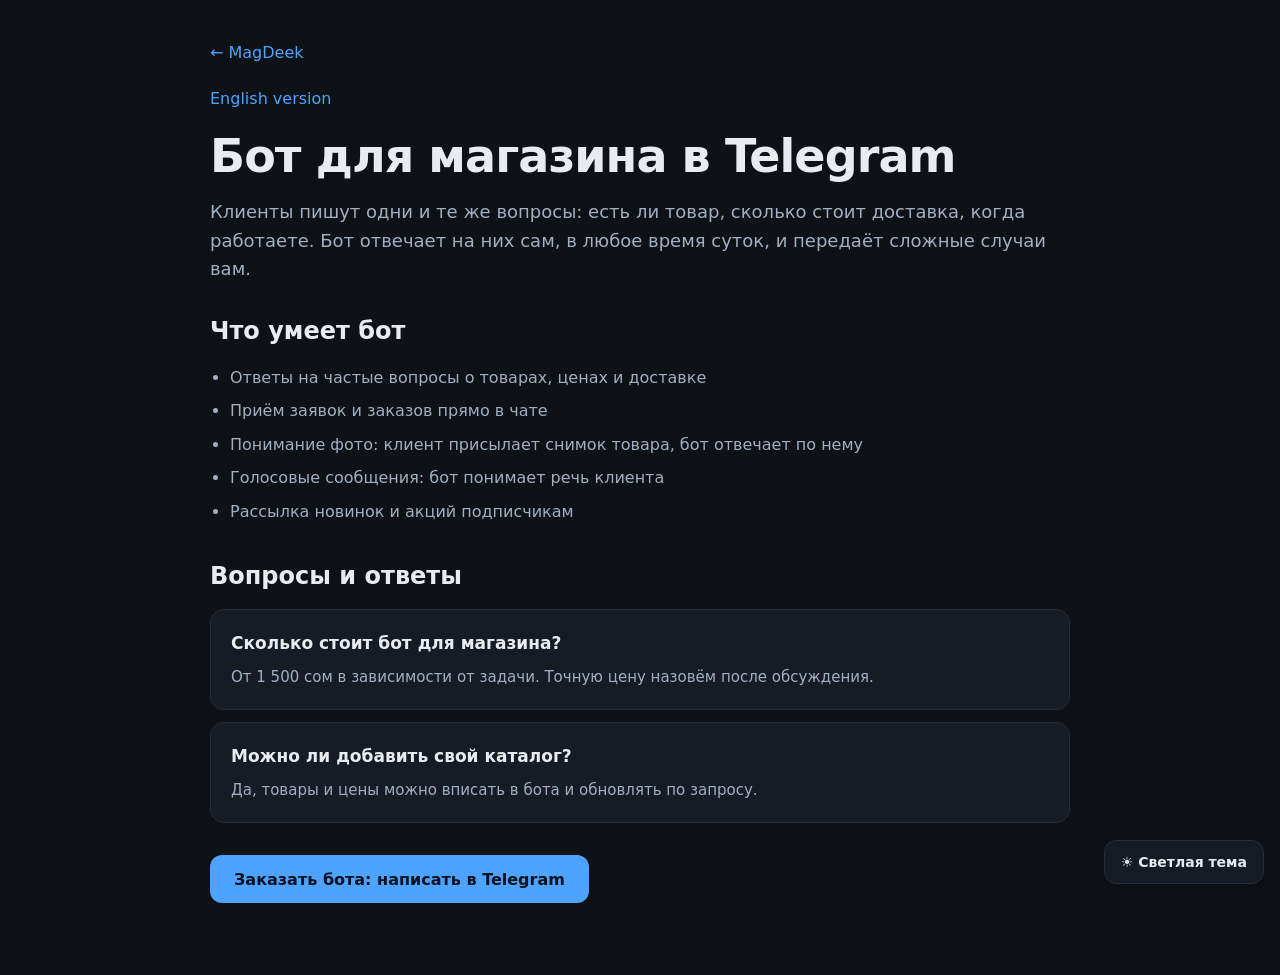
<file: bot-dlya-magazina.html>
<!doctype html>
<html lang="ru"><head><meta charset="utf-8"><meta name="viewport" content="width=device-width, initial-scale=1">
<title>Бот для магазина в Telegram — ответы клиентам и каталог | MagDeek</title>
<meta name="description" content="Бот для магазина в Telegram: отвечает на вопросы о товарах, наличии и доставке, принимает заявки 24/7. Заказать бота для магазина под ключ.">
<link rel="canonical" href="https://magusnnnn.github.io/magdeek/bot-dlya-magazina.html">
<meta property="og:title" content="Бот для магазина в Telegram — ответы клиентам и каталог | MagDeek"><meta property="og:description" content="Бот для магазина в Telegram: отвечает на вопросы о товарах, наличии и доставке, принимает заявки 24/7. Заказать бота для магазина под ключ."><meta property="og:url" content="https://magusnnnn.github.io/magdeek/bot-dlya-magazina.html">
<meta name="theme-color" content="#0E1116">
<style>body{margin:0;background:#0E1116;color:#E8ECF1;font-family:Inter,system-ui,-apple-system,'Segoe UI',Roboto,sans-serif;line-height:1.6}a{color:#4DA3FF;text-decoration:none}</style>
<script type="application/ld+json">{"@context": "https://schema.org", "@type": "FAQPage", "mainEntity": [{"@type": "Question", "name": "Сколько стоит бот для магазина?", "acceptedAnswer": {"@type": "Answer", "text": "От 1 500 сом в зависимости от задачи. Точную цену назовём после обсуждения."}}, {"@type": "Question", "name": "Можно ли добавить свой каталог?", "acceptedAnswer": {"@type": "Answer", "text": "Да, товары и цены можно вписать в бота и обновлять по запросу."}}]}</script>
<meta property="og:site_name" content="MagDeek">
<link rel="stylesheet" href="theme.css">
<script src="theme.js" defer></script>
</head><body>
<main style="max-width:860px;margin:0 auto;padding:40px 24px 72px">
<p style="margin:0 0 20px"><a href="https://magusnnnn.github.io/magdeek/">← MagDeek</a></p><p style="margin:0 0 20px"><a href="bot-for-shop.html" style="color:#4DA3FF">English version</a></p>
<h1 style="font-size:clamp(30px,5vw,46px);line-height:1.1;letter-spacing:-0.02em;margin:0 0 16px">Бот для магазина в Telegram</h1>
<p style="color:#A3AFBF;font-size:18px;margin:0 0 28px">Клиенты пишут одни и те же вопросы: есть ли товар, сколько стоит доставка, когда работаете. Бот отвечает на них сам, в любое время суток, и передаёт сложные случаи вам.</p>
<h2 style="font-size:24px;margin:0 0 14px">Что умеет бот</h2>
<ul style="padding-left:20px;color:#A3AFBF;font-size:16px;margin:0 0 32px"><li style="margin:0 0 8px">Ответы на частые вопросы о товарах, ценах и доставке</li><li style="margin:0 0 8px">Приём заявок и заказов прямо в чате</li><li style="margin:0 0 8px">Понимание фото: клиент присылает снимок товара, бот отвечает по нему</li><li style="margin:0 0 8px">Голосовые сообщения: бот понимает речь клиента</li><li style="margin:0 0 8px">Рассылка новинок и акций подписчикам</li></ul>
<h2 style="font-size:24px;margin:0 0 14px">Вопросы и ответы</h2>
<div style="background:#161B24;border:1px solid #252D3A;border-radius:14px;padding:20px;margin-bottom:12px"><h3 style="margin:0 0 8px;font-size:17px">Сколько стоит бот для магазина?</h3><p style="margin:0;color:#A3AFBF;font-size:15px;line-height:1.6">От 1 500 сом в зависимости от задачи. Точную цену назовём после обсуждения.</p></div><div style="background:#161B24;border:1px solid #252D3A;border-radius:14px;padding:20px;margin-bottom:12px"><h3 style="margin:0 0 8px;font-size:17px">Можно ли добавить свой каталог?</h3><p style="margin:0;color:#A3AFBF;font-size:15px;line-height:1.6">Да, товары и цены можно вписать в бота и обновлять по запросу.</p></div>
<p style="margin:32px 0 0"><a href="https://t.me/torfinos" style="display:inline-flex;align-items:center;min-height:48px;padding:0 24px;border-radius:12px;background:#4DA3FF;color:#06121F;font-weight:700">Заказать бота: написать в Telegram</a></p>
</main></body></html>
</file>
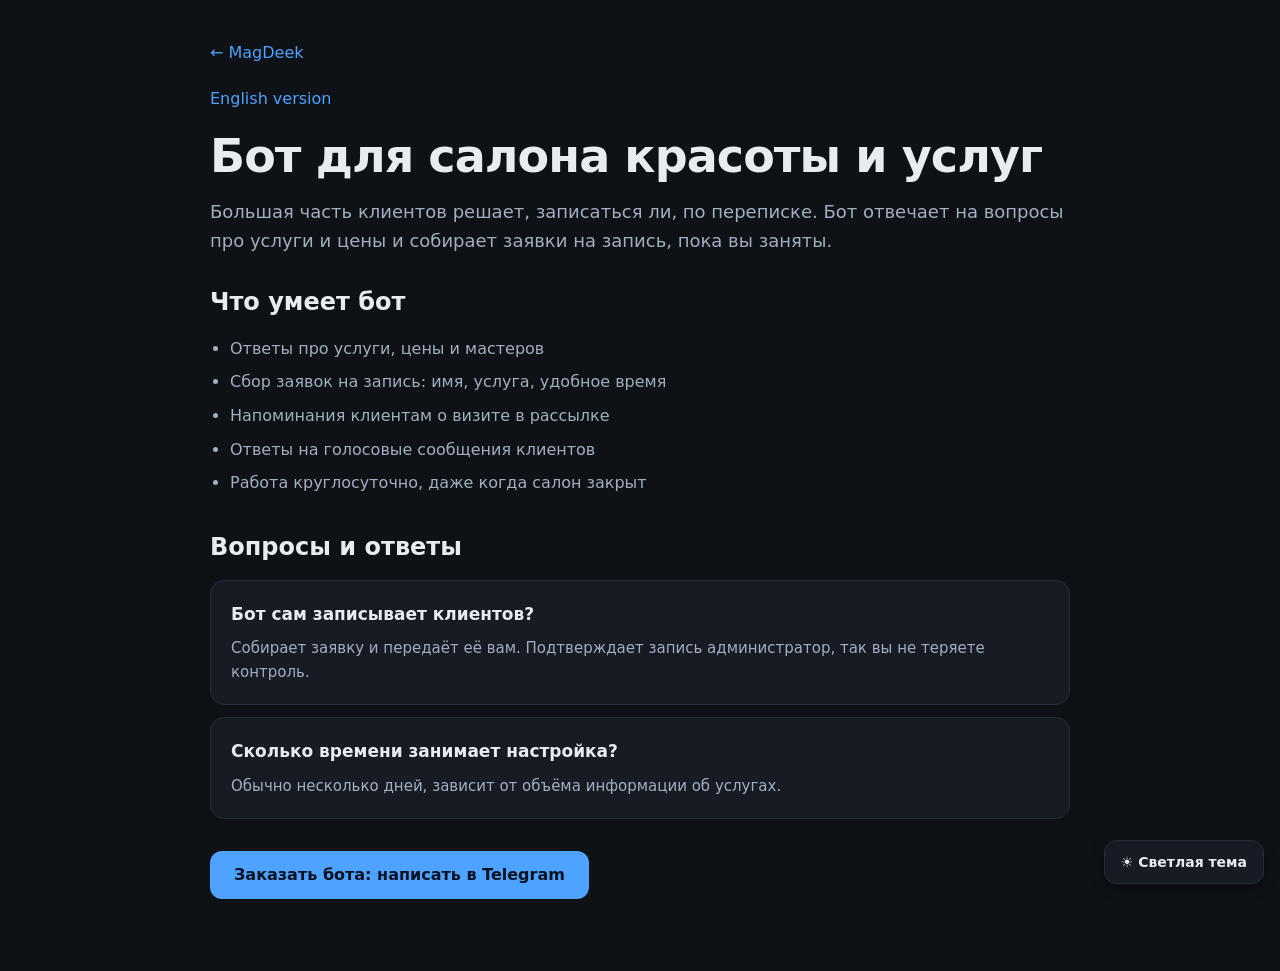
<file: bot-dlya-salona.html>
<!doctype html>
<html lang="ru"><head><meta charset="utf-8"><meta name="viewport" content="width=device-width, initial-scale=1">
<title>Бот для салона красоты в Telegram — запись клиентов | MagDeek</title>
<meta name="description" content="Бот для салона красоты и студии в Telegram: отвечает на вопросы об услугах и ценах, принимает заявки на запись. Заказать под ключ.">
<link rel="canonical" href="https://magusnnnn.github.io/magdeek/bot-dlya-salona.html">
<meta property="og:title" content="Бот для салона красоты в Telegram — запись клиентов | MagDeek"><meta property="og:description" content="Бот для салона красоты и студии в Telegram: отвечает на вопросы об услугах и ценах, принимает заявки на запись. Заказать под ключ."><meta property="og:url" content="https://magusnnnn.github.io/magdeek/bot-dlya-salona.html">
<meta name="theme-color" content="#0E1116">
<style>body{margin:0;background:#0E1116;color:#E8ECF1;font-family:Inter,system-ui,-apple-system,'Segoe UI',Roboto,sans-serif;line-height:1.6}a{color:#4DA3FF;text-decoration:none}</style>
<script type="application/ld+json">{"@context": "https://schema.org", "@type": "FAQPage", "mainEntity": [{"@type": "Question", "name": "Бот сам записывает клиентов?", "acceptedAnswer": {"@type": "Answer", "text": "Собирает заявку и передаёт её вам. Подтверждает запись администратор, так вы не теряете контроль."}}, {"@type": "Question", "name": "Сколько времени занимает настройка?", "acceptedAnswer": {"@type": "Answer", "text": "Обычно несколько дней, зависит от объёма информации об услугах."}}]}</script>
<meta property="og:site_name" content="MagDeek">
<link rel="stylesheet" href="theme.css">
<script src="theme.js" defer></script>
</head><body>
<main style="max-width:860px;margin:0 auto;padding:40px 24px 72px">
<p style="margin:0 0 20px"><a href="https://magusnnnn.github.io/magdeek/">← MagDeek</a></p><p style="margin:0 0 20px"><a href="bot-for-salon.html" style="color:#4DA3FF">English version</a></p>
<h1 style="font-size:clamp(30px,5vw,46px);line-height:1.1;letter-spacing:-0.02em;margin:0 0 16px">Бот для салона красоты и услуг</h1>
<p style="color:#A3AFBF;font-size:18px;margin:0 0 28px">Большая часть клиентов решает, записаться ли, по переписке. Бот отвечает на вопросы про услуги и цены и собирает заявки на запись, пока вы заняты.</p>
<h2 style="font-size:24px;margin:0 0 14px">Что умеет бот</h2>
<ul style="padding-left:20px;color:#A3AFBF;font-size:16px;margin:0 0 32px"><li style="margin:0 0 8px">Ответы про услуги, цены и мастеров</li><li style="margin:0 0 8px">Сбор заявок на запись: имя, услуга, удобное время</li><li style="margin:0 0 8px">Напоминания клиентам о визите в рассылке</li><li style="margin:0 0 8px">Ответы на голосовые сообщения клиентов</li><li style="margin:0 0 8px">Работа круглосуточно, даже когда салон закрыт</li></ul>
<h2 style="font-size:24px;margin:0 0 14px">Вопросы и ответы</h2>
<div style="background:#161B24;border:1px solid #252D3A;border-radius:14px;padding:20px;margin-bottom:12px"><h3 style="margin:0 0 8px;font-size:17px">Бот сам записывает клиентов?</h3><p style="margin:0;color:#A3AFBF;font-size:15px;line-height:1.6">Собирает заявку и передаёт её вам. Подтверждает запись администратор, так вы не теряете контроль.</p></div><div style="background:#161B24;border:1px solid #252D3A;border-radius:14px;padding:20px;margin-bottom:12px"><h3 style="margin:0 0 8px;font-size:17px">Сколько времени занимает настройка?</h3><p style="margin:0;color:#A3AFBF;font-size:15px;line-height:1.6">Обычно несколько дней, зависит от объёма информации об услугах.</p></div>
<p style="margin:32px 0 0"><a href="https://t.me/torfinos" style="display:inline-flex;align-items:center;min-height:48px;padding:0 24px;border-radius:12px;background:#4DA3FF;color:#06121F;font-weight:700">Заказать бота: написать в Telegram</a></p>
</main></body></html>
</file>
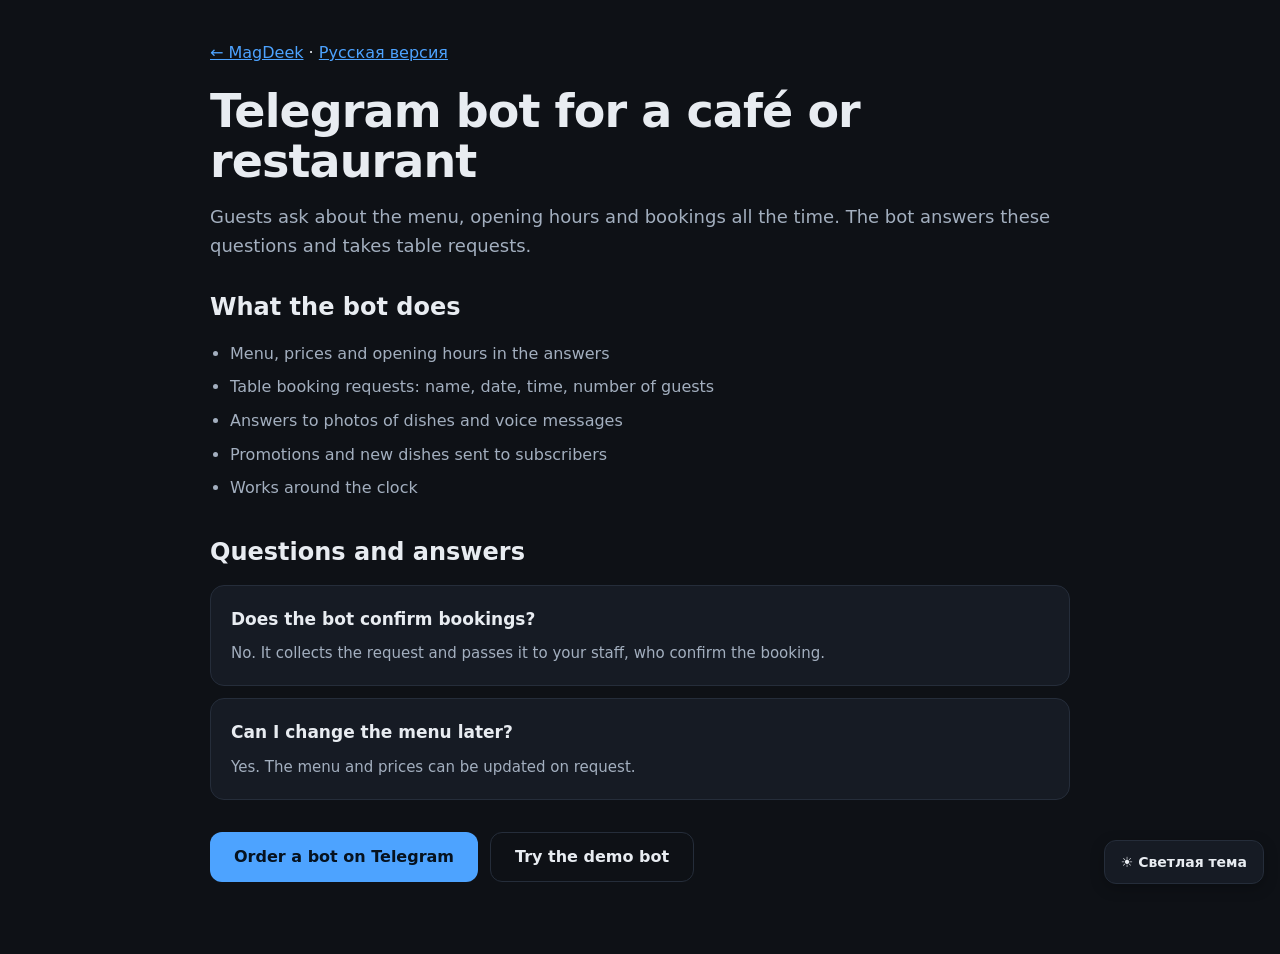
<file: bot-for-cafe.html>
<!doctype html>
<html lang="en"><head><meta charset="utf-8"><meta name="viewport" content="width=device-width, initial-scale=1">
<title>Telegram bot for a café or restaurant</title>
<meta name="description" content="Telegram bot for a café or restaurant: menu, prices, table bookings and guest questions 24/7.">
<link rel="canonical" href="https://magusnnnn.github.io/magdeek/bot-for-cafe.html">
<link rel="alternate" hreflang="en" href="https://magusnnnn.github.io/magdeek/bot-for-cafe.html">
<meta property="og:title" content="Telegram bot for a café or restaurant"><meta property="og:description" content="Telegram bot for a café or restaurant: menu, prices, table bookings and guest questions 24/7."><meta property="og:url" content="https://magusnnnn.github.io/magdeek/bot-for-cafe.html"><meta property="og:type" content="website"><meta property="og:site_name" content="MagDeek">
<meta name="theme-color" content="#0E1116">
<style>body{margin:0;background:#0E1116;color:#E8ECF1;font-family:Inter,system-ui,-apple-system,'Segoe UI',Roboto,sans-serif;line-height:1.6}a{color:#4DA3FF}</style>
<script type="application/ld+json">{"@context": "https://schema.org", "@type": "FAQPage", "mainEntity": [{"@type": "Question", "name": "Does the bot confirm bookings?", "acceptedAnswer": {"@type": "Answer", "text": "No. It collects the request and passes it to your staff, who confirm the booking."}}, {"@type": "Question", "name": "Can I change the menu later?", "acceptedAnswer": {"@type": "Answer", "text": "Yes. The menu and prices can be updated on request."}}]}</script>
<link rel="stylesheet" href="theme.css">
<script src="theme.js" defer></script>
</head><body>
<main style="max-width:860px;margin:0 auto;padding:40px 24px 72px">
<p style="margin:0 0 20px"><a href="index-en.html">← MagDeek</a> · <a href="bot-dlya-kafe.html">Русская версия</a></p>
<h1 style="font-size:clamp(30px,5vw,46px);line-height:1.1;letter-spacing:-0.02em;margin:0 0 16px">Telegram bot for a café or restaurant</h1>
<p style="color:#A3AFBF;font-size:18px;margin:0 0 28px">Guests ask about the menu, opening hours and bookings all the time. The bot answers these questions and takes table requests.</p>
<h2 style="font-size:24px;margin:0 0 14px">What the bot does</h2>
<ul style="padding-left:20px;color:#A3AFBF;font-size:16px;margin:0 0 32px"><li style="margin:0 0 8px">Menu, prices and opening hours in the answers</li><li style="margin:0 0 8px">Table booking requests: name, date, time, number of guests</li><li style="margin:0 0 8px">Answers to photos of dishes and voice messages</li><li style="margin:0 0 8px">Promotions and new dishes sent to subscribers</li><li style="margin:0 0 8px">Works around the clock</li></ul>
<h2 style="font-size:24px;margin:0 0 14px">Questions and answers</h2>
<div style="background:#161B24;border:1px solid #252D3A;border-radius:14px;padding:20px;margin-bottom:12px"><h3 style="margin:0 0 8px;font-size:17px">Does the bot confirm bookings?</h3><p style="margin:0;color:#A3AFBF;font-size:15px;line-height:1.6">No. It collects the request and passes it to your staff, who confirm the booking.</p></div><div style="background:#161B24;border:1px solid #252D3A;border-radius:14px;padding:20px;margin-bottom:12px"><h3 style="margin:0 0 8px;font-size:17px">Can I change the menu later?</h3><p style="margin:0;color:#A3AFBF;font-size:15px;line-height:1.6">Yes. The menu and prices can be updated on request.</p></div>
<p style="margin:32px 0 0;display:flex;flex-wrap:wrap;gap:12px"><a href="https://t.me/torfinos" style="display:inline-flex;align-items:center;min-height:48px;padding:0 24px;border-radius:12px;background:#4DA3FF;color:#06121F;font-weight:700;text-decoration:none">Order a bot on Telegram</a><a href="https://t.me/AIMAG_RoBot" style="display:inline-flex;align-items:center;min-height:48px;padding:0 24px;border-radius:12px;border:1px solid #252D3A;color:#E8ECF1;font-weight:600;text-decoration:none">Try the demo bot</a></p>

</main></body></html>
</file>
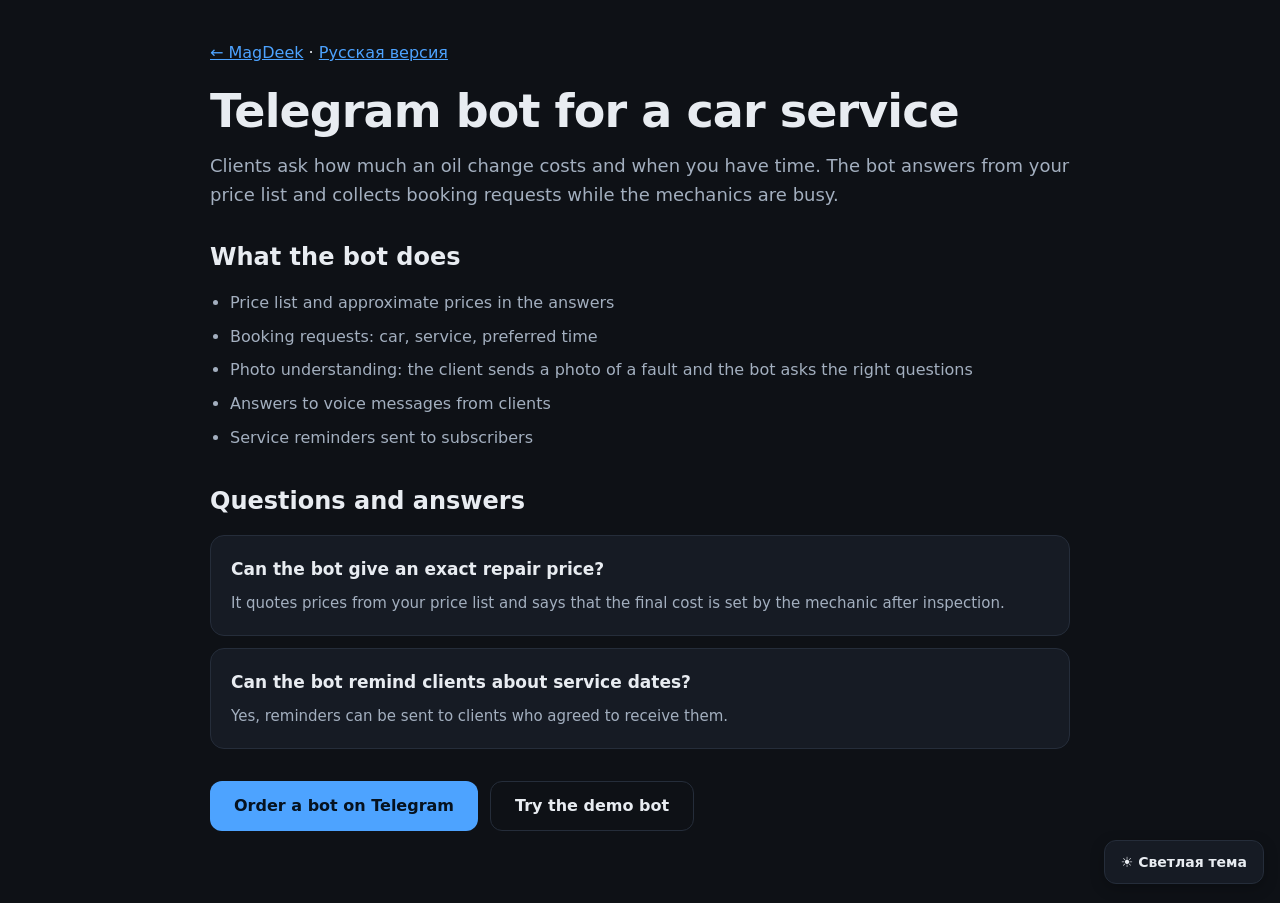
<file: bot-for-car-service.html>
<!doctype html>
<html lang="en"><head><meta charset="utf-8"><meta name="viewport" content="width=device-width, initial-scale=1">
<title>Telegram bot for a car service</title>
<meta name="description" content="Telegram bot for a car service or tyre fitting: price list, repair bookings and client replies 24/7.">
<link rel="canonical" href="https://magusnnnn.github.io/magdeek/bot-for-car-service.html">
<link rel="alternate" hreflang="en" href="https://magusnnnn.github.io/magdeek/bot-for-car-service.html">
<meta property="og:title" content="Telegram bot for a car service"><meta property="og:description" content="Telegram bot for a car service or tyre fitting: price list, repair bookings and client replies 24/7."><meta property="og:url" content="https://magusnnnn.github.io/magdeek/bot-for-car-service.html"><meta property="og:type" content="website"><meta property="og:site_name" content="MagDeek">
<meta name="theme-color" content="#0E1116">
<style>body{margin:0;background:#0E1116;color:#E8ECF1;font-family:Inter,system-ui,-apple-system,'Segoe UI',Roboto,sans-serif;line-height:1.6}a{color:#4DA3FF}</style>
<script type="application/ld+json">{"@context": "https://schema.org", "@type": "FAQPage", "mainEntity": [{"@type": "Question", "name": "Can the bot give an exact repair price?", "acceptedAnswer": {"@type": "Answer", "text": "It quotes prices from your price list and says that the final cost is set by the mechanic after inspection."}}, {"@type": "Question", "name": "Can the bot remind clients about service dates?", "acceptedAnswer": {"@type": "Answer", "text": "Yes, reminders can be sent to clients who agreed to receive them."}}]}</script>
<link rel="stylesheet" href="theme.css">
<script src="theme.js" defer></script>
</head><body>
<main style="max-width:860px;margin:0 auto;padding:40px 24px 72px">
<p style="margin:0 0 20px"><a href="index-en.html">← MagDeek</a> · <a href="bot-dlya-avtoservisa.html">Русская версия</a></p>
<h1 style="font-size:clamp(30px,5vw,46px);line-height:1.1;letter-spacing:-0.02em;margin:0 0 16px">Telegram bot for a car service</h1>
<p style="color:#A3AFBF;font-size:18px;margin:0 0 28px">Clients ask how much an oil change costs and when you have time. The bot answers from your price list and collects booking requests while the mechanics are busy.</p>
<h2 style="font-size:24px;margin:0 0 14px">What the bot does</h2>
<ul style="padding-left:20px;color:#A3AFBF;font-size:16px;margin:0 0 32px"><li style="margin:0 0 8px">Price list and approximate prices in the answers</li><li style="margin:0 0 8px">Booking requests: car, service, preferred time</li><li style="margin:0 0 8px">Photo understanding: the client sends a photo of a fault and the bot asks the right questions</li><li style="margin:0 0 8px">Answers to voice messages from clients</li><li style="margin:0 0 8px">Service reminders sent to subscribers</li></ul>
<h2 style="font-size:24px;margin:0 0 14px">Questions and answers</h2>
<div style="background:#161B24;border:1px solid #252D3A;border-radius:14px;padding:20px;margin-bottom:12px"><h3 style="margin:0 0 8px;font-size:17px">Can the bot give an exact repair price?</h3><p style="margin:0;color:#A3AFBF;font-size:15px;line-height:1.6">It quotes prices from your price list and says that the final cost is set by the mechanic after inspection.</p></div><div style="background:#161B24;border:1px solid #252D3A;border-radius:14px;padding:20px;margin-bottom:12px"><h3 style="margin:0 0 8px;font-size:17px">Can the bot remind clients about service dates?</h3><p style="margin:0;color:#A3AFBF;font-size:15px;line-height:1.6">Yes, reminders can be sent to clients who agreed to receive them.</p></div>
<p style="margin:32px 0 0;display:flex;flex-wrap:wrap;gap:12px"><a href="https://t.me/torfinos" style="display:inline-flex;align-items:center;min-height:48px;padding:0 24px;border-radius:12px;background:#4DA3FF;color:#06121F;font-weight:700;text-decoration:none">Order a bot on Telegram</a><a href="https://t.me/AIMAG_RoBot" style="display:inline-flex;align-items:center;min-height:48px;padding:0 24px;border-radius:12px;border:1px solid #252D3A;color:#E8ECF1;font-weight:600;text-decoration:none">Try the demo bot</a></p>

</main></body></html>
</file>
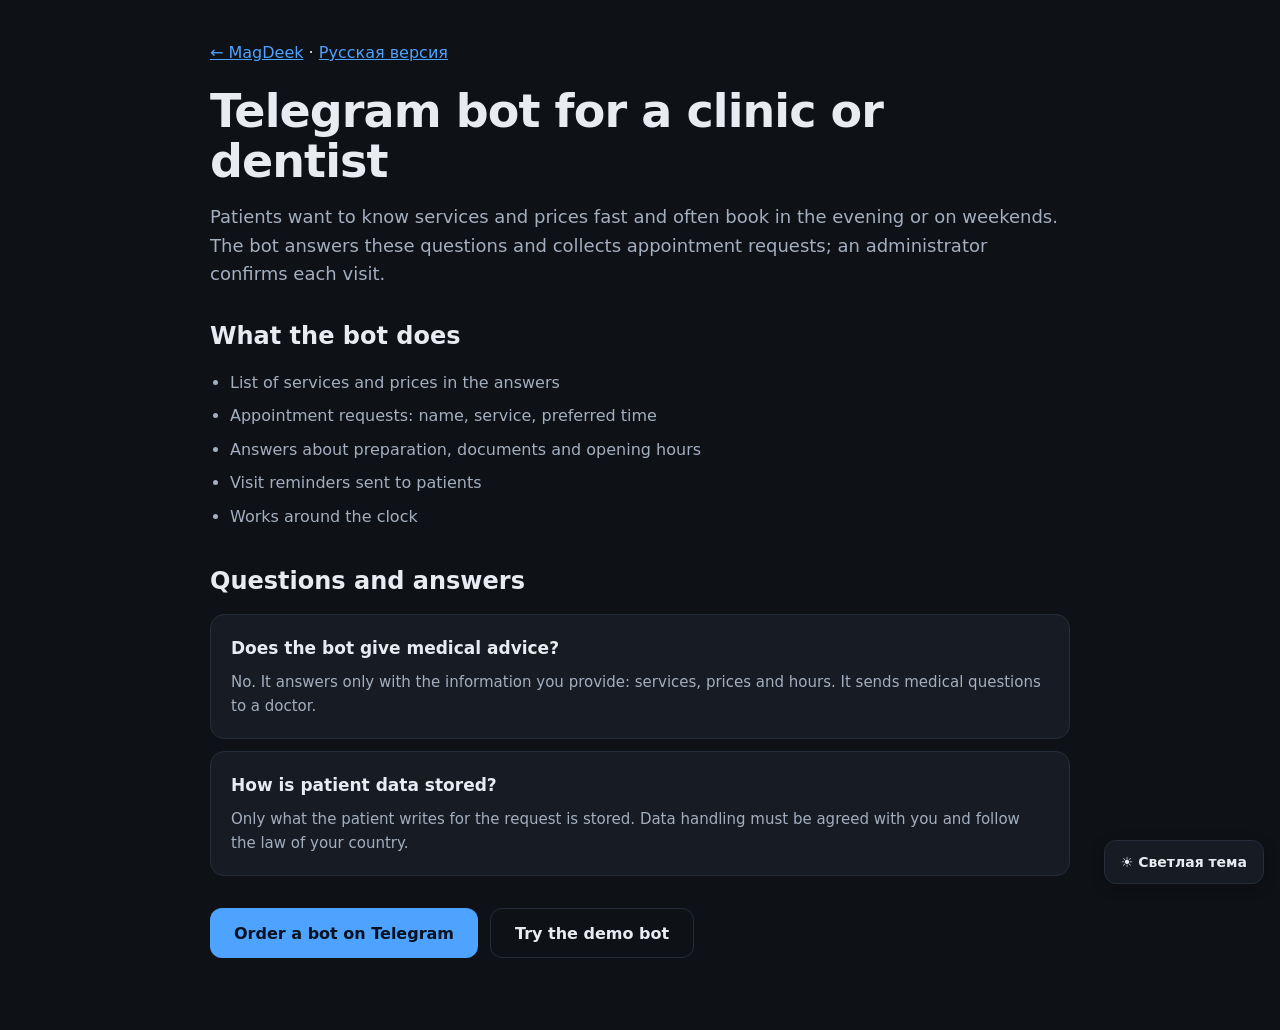
<file: bot-for-clinic.html>
<!doctype html>
<html lang="en"><head><meta charset="utf-8"><meta name="viewport" content="width=device-width, initial-scale=1">
<title>Telegram bot for a clinic or dentist</title>
<meta name="description" content="Telegram bot for a clinic or dental office: services, prices and appointment requests, answers 24/7.">
<link rel="canonical" href="https://magusnnnn.github.io/magdeek/bot-for-clinic.html">
<link rel="alternate" hreflang="en" href="https://magusnnnn.github.io/magdeek/bot-for-clinic.html">
<meta property="og:title" content="Telegram bot for a clinic or dentist"><meta property="og:description" content="Telegram bot for a clinic or dental office: services, prices and appointment requests, answers 24/7."><meta property="og:url" content="https://magusnnnn.github.io/magdeek/bot-for-clinic.html"><meta property="og:type" content="website"><meta property="og:site_name" content="MagDeek">
<meta name="theme-color" content="#0E1116">
<style>body{margin:0;background:#0E1116;color:#E8ECF1;font-family:Inter,system-ui,-apple-system,'Segoe UI',Roboto,sans-serif;line-height:1.6}a{color:#4DA3FF}</style>
<script type="application/ld+json">{"@context": "https://schema.org", "@type": "FAQPage", "mainEntity": [{"@type": "Question", "name": "Does the bot give medical advice?", "acceptedAnswer": {"@type": "Answer", "text": "No. It answers only with the information you provide: services, prices and hours. It sends medical questions to a doctor."}}, {"@type": "Question", "name": "How is patient data stored?", "acceptedAnswer": {"@type": "Answer", "text": "Only what the patient writes for the request is stored. Data handling must be agreed with you and follow the law of your country."}}]}</script>
<link rel="stylesheet" href="theme.css">
<script src="theme.js" defer></script>
</head><body>
<main style="max-width:860px;margin:0 auto;padding:40px 24px 72px">
<p style="margin:0 0 20px"><a href="index-en.html">← MagDeek</a> · <a href="bot-dlya-kliniki.html">Русская версия</a></p>
<h1 style="font-size:clamp(30px,5vw,46px);line-height:1.1;letter-spacing:-0.02em;margin:0 0 16px">Telegram bot for a clinic or dentist</h1>
<p style="color:#A3AFBF;font-size:18px;margin:0 0 28px">Patients want to know services and prices fast and often book in the evening or on weekends. The bot answers these questions and collects appointment requests; an administrator confirms each visit.</p>
<h2 style="font-size:24px;margin:0 0 14px">What the bot does</h2>
<ul style="padding-left:20px;color:#A3AFBF;font-size:16px;margin:0 0 32px"><li style="margin:0 0 8px">List of services and prices in the answers</li><li style="margin:0 0 8px">Appointment requests: name, service, preferred time</li><li style="margin:0 0 8px">Answers about preparation, documents and opening hours</li><li style="margin:0 0 8px">Visit reminders sent to patients</li><li style="margin:0 0 8px">Works around the clock</li></ul>
<h2 style="font-size:24px;margin:0 0 14px">Questions and answers</h2>
<div style="background:#161B24;border:1px solid #252D3A;border-radius:14px;padding:20px;margin-bottom:12px"><h3 style="margin:0 0 8px;font-size:17px">Does the bot give medical advice?</h3><p style="margin:0;color:#A3AFBF;font-size:15px;line-height:1.6">No. It answers only with the information you provide: services, prices and hours. It sends medical questions to a doctor.</p></div><div style="background:#161B24;border:1px solid #252D3A;border-radius:14px;padding:20px;margin-bottom:12px"><h3 style="margin:0 0 8px;font-size:17px">How is patient data stored?</h3><p style="margin:0;color:#A3AFBF;font-size:15px;line-height:1.6">Only what the patient writes for the request is stored. Data handling must be agreed with you and follow the law of your country.</p></div>
<p style="margin:32px 0 0;display:flex;flex-wrap:wrap;gap:12px"><a href="https://t.me/torfinos" style="display:inline-flex;align-items:center;min-height:48px;padding:0 24px;border-radius:12px;background:#4DA3FF;color:#06121F;font-weight:700;text-decoration:none">Order a bot on Telegram</a><a href="https://t.me/AIMAG_RoBot" style="display:inline-flex;align-items:center;min-height:48px;padding:0 24px;border-radius:12px;border:1px solid #252D3A;color:#E8ECF1;font-weight:600;text-decoration:none">Try the demo bot</a></p>

</main></body></html>
</file>
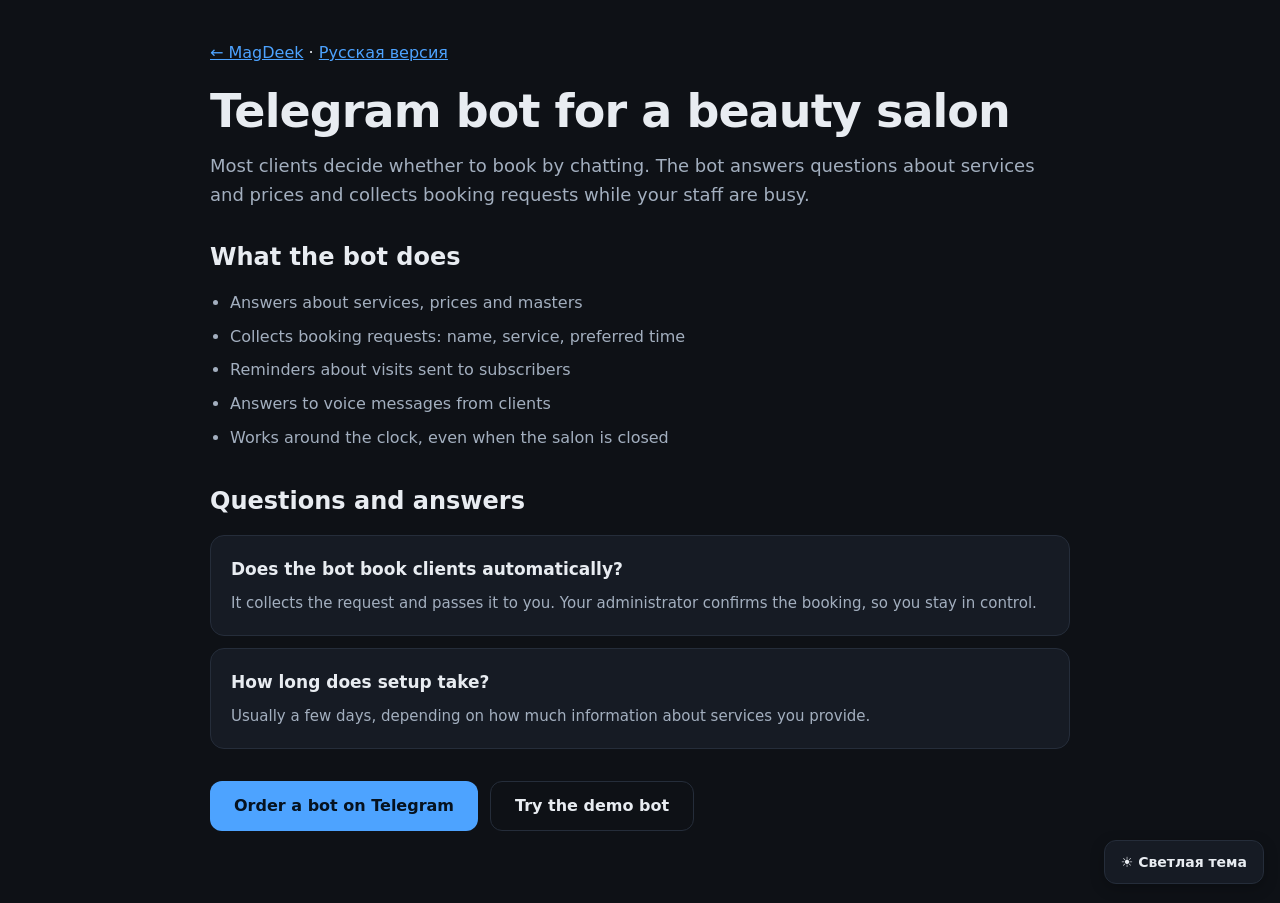
<file: bot-for-salon.html>
<!doctype html>
<html lang="en"><head><meta charset="utf-8"><meta name="viewport" content="width=device-width, initial-scale=1">
<title>Telegram bot for a beauty salon</title>
<meta name="description" content="Telegram bot for a beauty salon or studio: services, prices and booking requests 24/7.">
<link rel="canonical" href="https://magusnnnn.github.io/magdeek/bot-for-salon.html">
<link rel="alternate" hreflang="en" href="https://magusnnnn.github.io/magdeek/bot-for-salon.html">
<meta property="og:title" content="Telegram bot for a beauty salon"><meta property="og:description" content="Telegram bot for a beauty salon or studio: services, prices and booking requests 24/7."><meta property="og:url" content="https://magusnnnn.github.io/magdeek/bot-for-salon.html"><meta property="og:type" content="website"><meta property="og:site_name" content="MagDeek">
<meta name="theme-color" content="#0E1116">
<style>body{margin:0;background:#0E1116;color:#E8ECF1;font-family:Inter,system-ui,-apple-system,'Segoe UI',Roboto,sans-serif;line-height:1.6}a{color:#4DA3FF}</style>
<script type="application/ld+json">{"@context": "https://schema.org", "@type": "FAQPage", "mainEntity": [{"@type": "Question", "name": "Does the bot book clients automatically?", "acceptedAnswer": {"@type": "Answer", "text": "It collects the request and passes it to you. Your administrator confirms the booking, so you stay in control."}}, {"@type": "Question", "name": "How long does setup take?", "acceptedAnswer": {"@type": "Answer", "text": "Usually a few days, depending on how much information about services you provide."}}]}</script>
<link rel="stylesheet" href="theme.css">
<script src="theme.js" defer></script>
</head><body>
<main style="max-width:860px;margin:0 auto;padding:40px 24px 72px">
<p style="margin:0 0 20px"><a href="index-en.html">← MagDeek</a> · <a href="bot-dlya-salona.html">Русская версия</a></p>
<h1 style="font-size:clamp(30px,5vw,46px);line-height:1.1;letter-spacing:-0.02em;margin:0 0 16px">Telegram bot for a beauty salon</h1>
<p style="color:#A3AFBF;font-size:18px;margin:0 0 28px">Most clients decide whether to book by chatting. The bot answers questions about services and prices and collects booking requests while your staff are busy.</p>
<h2 style="font-size:24px;margin:0 0 14px">What the bot does</h2>
<ul style="padding-left:20px;color:#A3AFBF;font-size:16px;margin:0 0 32px"><li style="margin:0 0 8px">Answers about services, prices and masters</li><li style="margin:0 0 8px">Collects booking requests: name, service, preferred time</li><li style="margin:0 0 8px">Reminders about visits sent to subscribers</li><li style="margin:0 0 8px">Answers to voice messages from clients</li><li style="margin:0 0 8px">Works around the clock, even when the salon is closed</li></ul>
<h2 style="font-size:24px;margin:0 0 14px">Questions and answers</h2>
<div style="background:#161B24;border:1px solid #252D3A;border-radius:14px;padding:20px;margin-bottom:12px"><h3 style="margin:0 0 8px;font-size:17px">Does the bot book clients automatically?</h3><p style="margin:0;color:#A3AFBF;font-size:15px;line-height:1.6">It collects the request and passes it to you. Your administrator confirms the booking, so you stay in control.</p></div><div style="background:#161B24;border:1px solid #252D3A;border-radius:14px;padding:20px;margin-bottom:12px"><h3 style="margin:0 0 8px;font-size:17px">How long does setup take?</h3><p style="margin:0;color:#A3AFBF;font-size:15px;line-height:1.6">Usually a few days, depending on how much information about services you provide.</p></div>
<p style="margin:32px 0 0;display:flex;flex-wrap:wrap;gap:12px"><a href="https://t.me/torfinos" style="display:inline-flex;align-items:center;min-height:48px;padding:0 24px;border-radius:12px;background:#4DA3FF;color:#06121F;font-weight:700;text-decoration:none">Order a bot on Telegram</a><a href="https://t.me/AIMAG_RoBot" style="display:inline-flex;align-items:center;min-height:48px;padding:0 24px;border-radius:12px;border:1px solid #252D3A;color:#E8ECF1;font-weight:600;text-decoration:none">Try the demo bot</a></p>

</main></body></html>
</file>
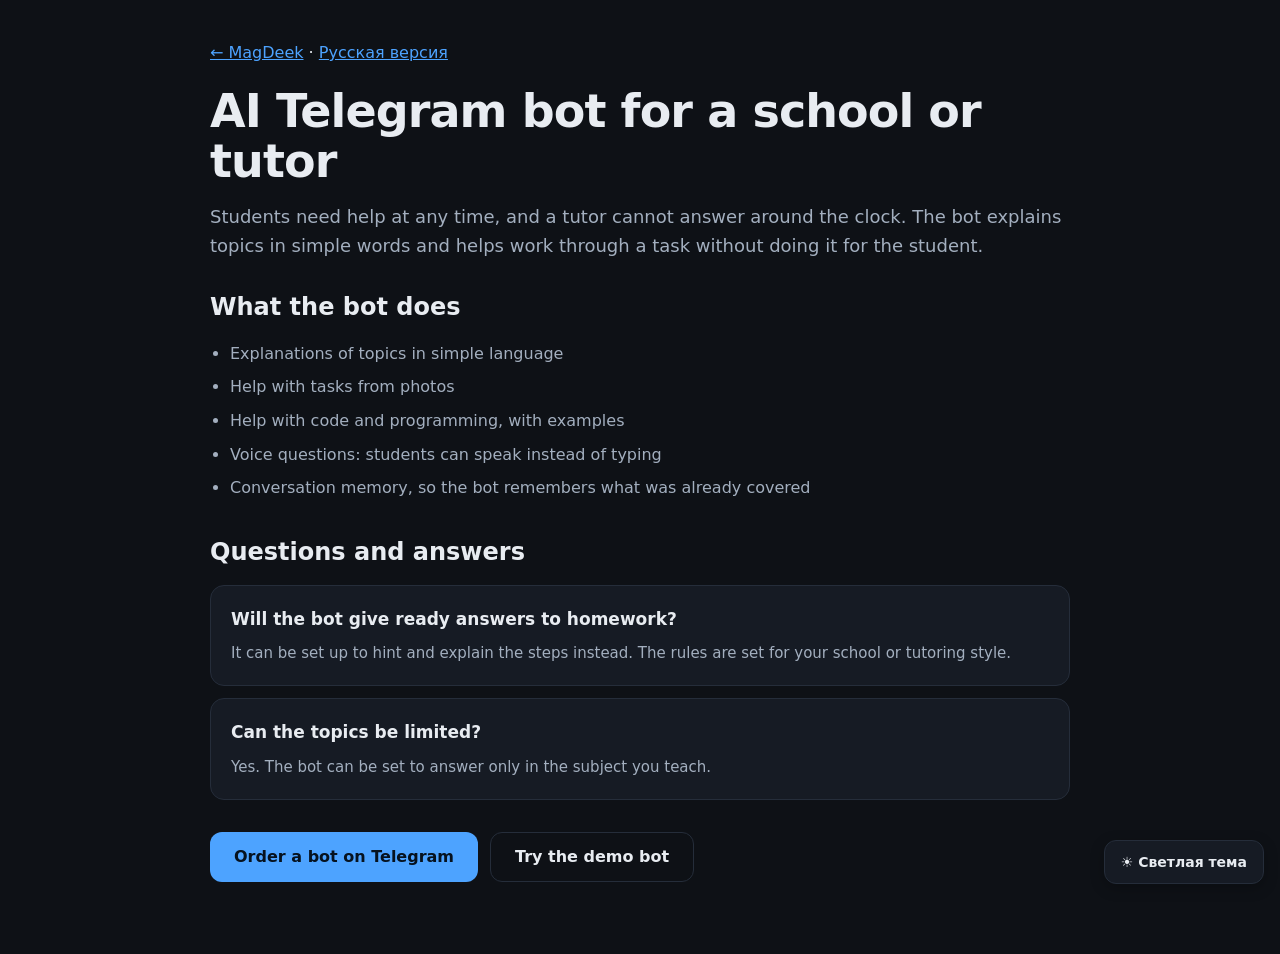
<file: bot-for-school.html>
<!doctype html>
<html lang="en"><head><meta charset="utf-8"><meta name="viewport" content="width=device-width, initial-scale=1">
<title>AI Telegram bot for a school or tutor</title>
<meta name="description" content="AI Telegram bot for a school or tutor: explains topics, helps with homework and code, understands photos of tasks and voice messages.">
<link rel="canonical" href="https://magusnnnn.github.io/magdeek/bot-for-school.html">
<link rel="alternate" hreflang="en" href="https://magusnnnn.github.io/magdeek/bot-for-school.html">
<meta property="og:title" content="AI Telegram bot for a school or tutor"><meta property="og:description" content="AI Telegram bot for a school or tutor: explains topics, helps with homework and code, understands photos of tasks and voice messages."><meta property="og:url" content="https://magusnnnn.github.io/magdeek/bot-for-school.html"><meta property="og:type" content="website"><meta property="og:site_name" content="MagDeek">
<meta name="theme-color" content="#0E1116">
<style>body{margin:0;background:#0E1116;color:#E8ECF1;font-family:Inter,system-ui,-apple-system,'Segoe UI',Roboto,sans-serif;line-height:1.6}a{color:#4DA3FF}</style>
<script type="application/ld+json">{"@context": "https://schema.org", "@type": "FAQPage", "mainEntity": [{"@type": "Question", "name": "Will the bot give ready answers to homework?", "acceptedAnswer": {"@type": "Answer", "text": "It can be set up to hint and explain the steps instead. The rules are set for your school or tutoring style."}}, {"@type": "Question", "name": "Can the topics be limited?", "acceptedAnswer": {"@type": "Answer", "text": "Yes. The bot can be set to answer only in the subject you teach."}}]}</script>
<link rel="stylesheet" href="theme.css">
<script src="theme.js" defer></script>
</head><body>
<main style="max-width:860px;margin:0 auto;padding:40px 24px 72px">
<p style="margin:0 0 20px"><a href="index-en.html">← MagDeek</a> · <a href="bot-s-ii-dlya-shkoly.html">Русская версия</a></p>
<h1 style="font-size:clamp(30px,5vw,46px);line-height:1.1;letter-spacing:-0.02em;margin:0 0 16px">AI Telegram bot for a school or tutor</h1>
<p style="color:#A3AFBF;font-size:18px;margin:0 0 28px">Students need help at any time, and a tutor cannot answer around the clock. The bot explains topics in simple words and helps work through a task without doing it for the student.</p>
<h2 style="font-size:24px;margin:0 0 14px">What the bot does</h2>
<ul style="padding-left:20px;color:#A3AFBF;font-size:16px;margin:0 0 32px"><li style="margin:0 0 8px">Explanations of topics in simple language</li><li style="margin:0 0 8px">Help with tasks from photos</li><li style="margin:0 0 8px">Help with code and programming, with examples</li><li style="margin:0 0 8px">Voice questions: students can speak instead of typing</li><li style="margin:0 0 8px">Conversation memory, so the bot remembers what was already covered</li></ul>
<h2 style="font-size:24px;margin:0 0 14px">Questions and answers</h2>
<div style="background:#161B24;border:1px solid #252D3A;border-radius:14px;padding:20px;margin-bottom:12px"><h3 style="margin:0 0 8px;font-size:17px">Will the bot give ready answers to homework?</h3><p style="margin:0;color:#A3AFBF;font-size:15px;line-height:1.6">It can be set up to hint and explain the steps instead. The rules are set for your school or tutoring style.</p></div><div style="background:#161B24;border:1px solid #252D3A;border-radius:14px;padding:20px;margin-bottom:12px"><h3 style="margin:0 0 8px;font-size:17px">Can the topics be limited?</h3><p style="margin:0;color:#A3AFBF;font-size:15px;line-height:1.6">Yes. The bot can be set to answer only in the subject you teach.</p></div>
<p style="margin:32px 0 0;display:flex;flex-wrap:wrap;gap:12px"><a href="https://t.me/torfinos" style="display:inline-flex;align-items:center;min-height:48px;padding:0 24px;border-radius:12px;background:#4DA3FF;color:#06121F;font-weight:700;text-decoration:none">Order a bot on Telegram</a><a href="https://t.me/AIMAG_RoBot" style="display:inline-flex;align-items:center;min-height:48px;padding:0 24px;border-radius:12px;border:1px solid #252D3A;color:#E8ECF1;font-weight:600;text-decoration:none">Try the demo bot</a></p>

</main></body></html>
</file>
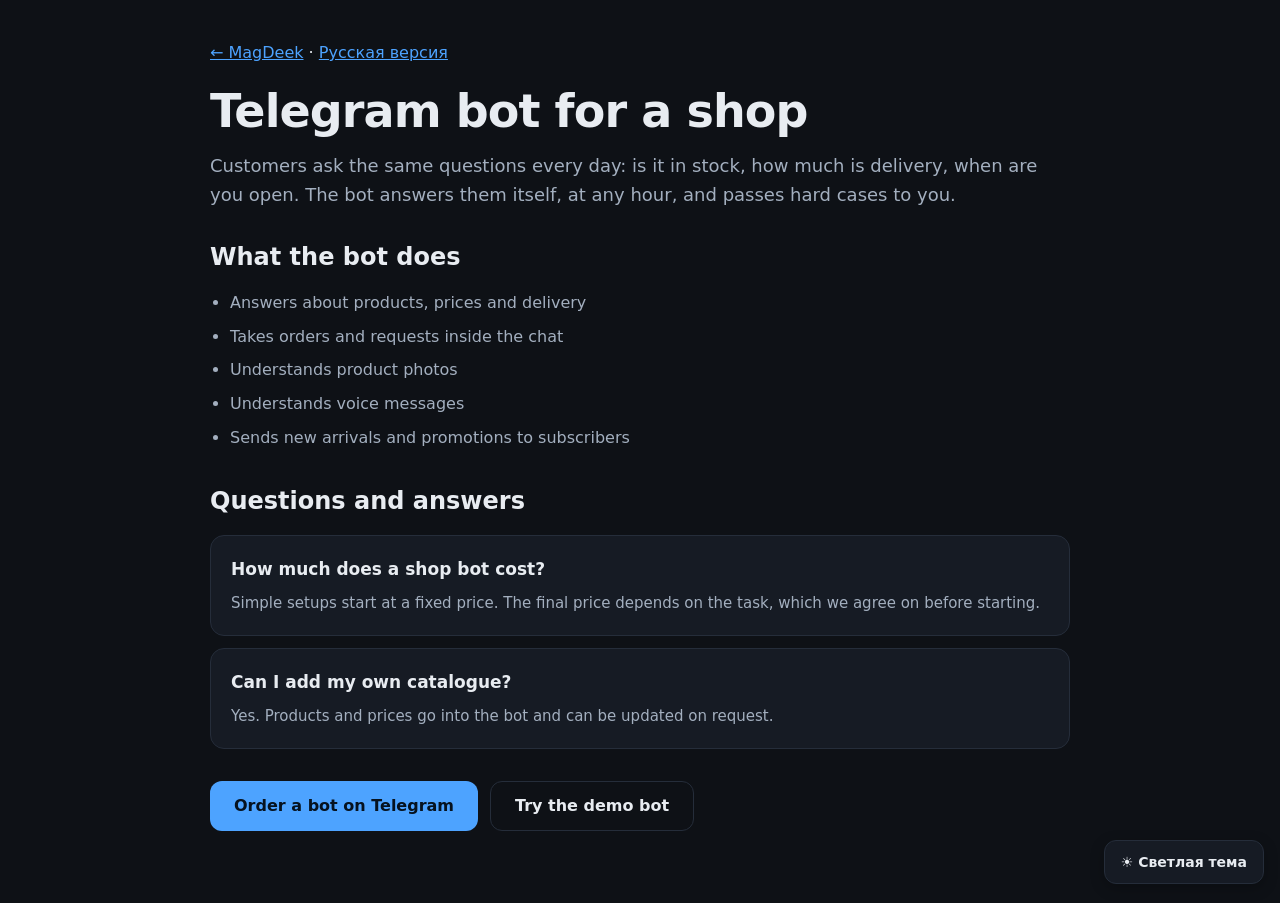
<file: bot-for-shop.html>
<!doctype html>
<html lang="en"><head><meta charset="utf-8"><meta name="viewport" content="width=device-width, initial-scale=1">
<title>Telegram bot for a shop</title>
<meta name="description" content="Telegram bot for a shop: answers about products, stock and delivery 24/7. Order a shop bot made to order.">
<link rel="canonical" href="https://magusnnnn.github.io/magdeek/bot-for-shop.html">
<link rel="alternate" hreflang="en" href="https://magusnnnn.github.io/magdeek/bot-for-shop.html">
<meta property="og:title" content="Telegram bot for a shop"><meta property="og:description" content="Telegram bot for a shop: answers about products, stock and delivery 24/7. Order a shop bot made to order."><meta property="og:url" content="https://magusnnnn.github.io/magdeek/bot-for-shop.html"><meta property="og:type" content="website"><meta property="og:site_name" content="MagDeek">
<meta name="theme-color" content="#0E1116">
<style>body{margin:0;background:#0E1116;color:#E8ECF1;font-family:Inter,system-ui,-apple-system,'Segoe UI',Roboto,sans-serif;line-height:1.6}a{color:#4DA3FF}</style>
<script type="application/ld+json">{"@context": "https://schema.org", "@type": "FAQPage", "mainEntity": [{"@type": "Question", "name": "How much does a shop bot cost?", "acceptedAnswer": {"@type": "Answer", "text": "Simple setups start at a fixed price. The final price depends on the task, which we agree on before starting."}}, {"@type": "Question", "name": "Can I add my own catalogue?", "acceptedAnswer": {"@type": "Answer", "text": "Yes. Products and prices go into the bot and can be updated on request."}}]}</script>
<link rel="stylesheet" href="theme.css">
<script src="theme.js" defer></script>
</head><body>
<main style="max-width:860px;margin:0 auto;padding:40px 24px 72px">
<p style="margin:0 0 20px"><a href="index-en.html">← MagDeek</a> · <a href="bot-dlya-magazina.html">Русская версия</a></p>
<h1 style="font-size:clamp(30px,5vw,46px);line-height:1.1;letter-spacing:-0.02em;margin:0 0 16px">Telegram bot for a shop</h1>
<p style="color:#A3AFBF;font-size:18px;margin:0 0 28px">Customers ask the same questions every day: is it in stock, how much is delivery, when are you open. The bot answers them itself, at any hour, and passes hard cases to you.</p>
<h2 style="font-size:24px;margin:0 0 14px">What the bot does</h2>
<ul style="padding-left:20px;color:#A3AFBF;font-size:16px;margin:0 0 32px"><li style="margin:0 0 8px">Answers about products, prices and delivery</li><li style="margin:0 0 8px">Takes orders and requests inside the chat</li><li style="margin:0 0 8px">Understands product photos</li><li style="margin:0 0 8px">Understands voice messages</li><li style="margin:0 0 8px">Sends new arrivals and promotions to subscribers</li></ul>
<h2 style="font-size:24px;margin:0 0 14px">Questions and answers</h2>
<div style="background:#161B24;border:1px solid #252D3A;border-radius:14px;padding:20px;margin-bottom:12px"><h3 style="margin:0 0 8px;font-size:17px">How much does a shop bot cost?</h3><p style="margin:0;color:#A3AFBF;font-size:15px;line-height:1.6">Simple setups start at a fixed price. The final price depends on the task, which we agree on before starting.</p></div><div style="background:#161B24;border:1px solid #252D3A;border-radius:14px;padding:20px;margin-bottom:12px"><h3 style="margin:0 0 8px;font-size:17px">Can I add my own catalogue?</h3><p style="margin:0;color:#A3AFBF;font-size:15px;line-height:1.6">Yes. Products and prices go into the bot and can be updated on request.</p></div>
<p style="margin:32px 0 0;display:flex;flex-wrap:wrap;gap:12px"><a href="https://t.me/torfinos" style="display:inline-flex;align-items:center;min-height:48px;padding:0 24px;border-radius:12px;background:#4DA3FF;color:#06121F;font-weight:700;text-decoration:none">Order a bot on Telegram</a><a href="https://t.me/AIMAG_RoBot" style="display:inline-flex;align-items:center;min-height:48px;padding:0 24px;border-radius:12px;border:1px solid #252D3A;color:#E8ECF1;font-weight:600;text-decoration:none">Try the demo bot</a></p>

</main></body></html>
</file>
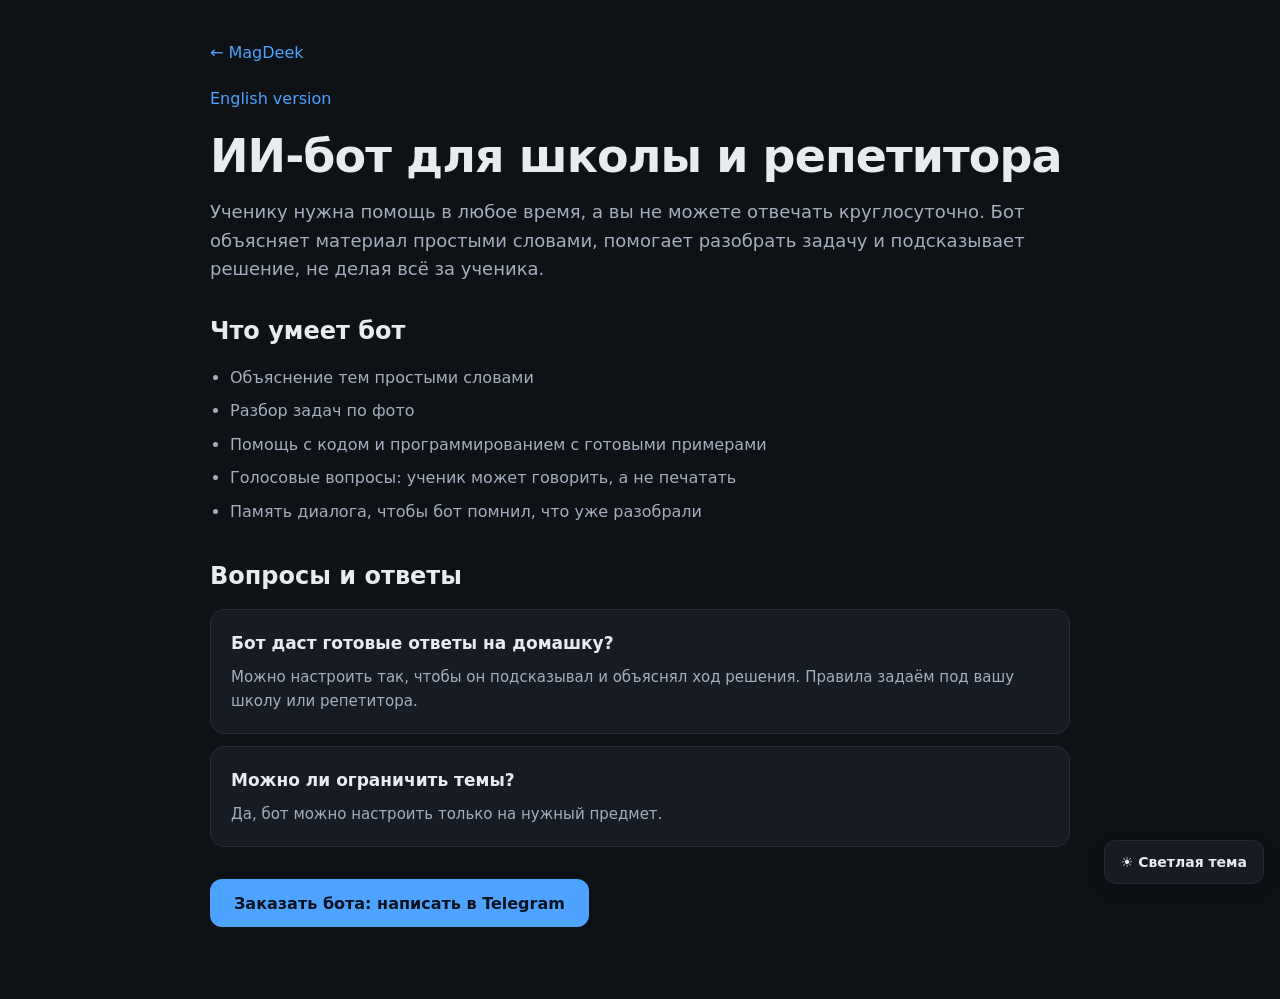
<file: bot-s-ii-dlya-shkoly.html>
<!doctype html>
<html lang="ru"><head><meta charset="utf-8"><meta name="viewport" content="width=device-width, initial-scale=1">
<title>ИИ-бот для школы и репетитора в Telegram | MagDeek</title>
<meta name="description" content="ИИ-бот для школы и репетитора в Telegram: объясняет темы, помогает с домашкой и кодом, понимает фото задач и голосовые. Заказать бота на заказ.">
<link rel="canonical" href="https://magusnnnn.github.io/magdeek/bot-s-ii-dlya-shkoly.html">
<meta property="og:title" content="ИИ-бот для школы и репетитора в Telegram | MagDeek"><meta property="og:description" content="ИИ-бот для школы и репетитора в Telegram: объясняет темы, помогает с домашкой и кодом, понимает фото задач и голосовые. Заказать бота на заказ."><meta property="og:url" content="https://magusnnnn.github.io/magdeek/bot-s-ii-dlya-shkoly.html">
<meta name="theme-color" content="#0E1116">
<style>body{margin:0;background:#0E1116;color:#E8ECF1;font-family:Inter,system-ui,-apple-system,'Segoe UI',Roboto,sans-serif;line-height:1.6}a{color:#4DA3FF;text-decoration:none}</style>
<script type="application/ld+json">{"@context": "https://schema.org", "@type": "FAQPage", "mainEntity": [{"@type": "Question", "name": "Бот даст готовые ответы на домашку?", "acceptedAnswer": {"@type": "Answer", "text": "Можно настроить так, чтобы он подсказывал и объяснял ход решения. Правила задаём под вашу школу или репетитора."}}, {"@type": "Question", "name": "Можно ли ограничить темы?", "acceptedAnswer": {"@type": "Answer", "text": "Да, бот можно настроить только на нужный предмет."}}]}</script>
<meta property="og:site_name" content="MagDeek">
<link rel="stylesheet" href="theme.css">
<script src="theme.js" defer></script>
</head><body>
<main style="max-width:860px;margin:0 auto;padding:40px 24px 72px">
<p style="margin:0 0 20px"><a href="https://magusnnnn.github.io/magdeek/">← MagDeek</a></p><p style="margin:0 0 20px"><a href="bot-for-school.html" style="color:#4DA3FF">English version</a></p>
<h1 style="font-size:clamp(30px,5vw,46px);line-height:1.1;letter-spacing:-0.02em;margin:0 0 16px">ИИ-бот для школы и репетитора</h1>
<p style="color:#A3AFBF;font-size:18px;margin:0 0 28px">Ученику нужна помощь в любое время, а вы не можете отвечать круглосуточно. Бот объясняет материал простыми словами, помогает разобрать задачу и подсказывает решение, не делая всё за ученика.</p>
<h2 style="font-size:24px;margin:0 0 14px">Что умеет бот</h2>
<ul style="padding-left:20px;color:#A3AFBF;font-size:16px;margin:0 0 32px"><li style="margin:0 0 8px">Объяснение тем простыми словами</li><li style="margin:0 0 8px">Разбор задач по фото</li><li style="margin:0 0 8px">Помощь с кодом и программированием с готовыми примерами</li><li style="margin:0 0 8px">Голосовые вопросы: ученик может говорить, а не печатать</li><li style="margin:0 0 8px">Память диалога, чтобы бот помнил, что уже разобрали</li></ul>
<h2 style="font-size:24px;margin:0 0 14px">Вопросы и ответы</h2>
<div style="background:#161B24;border:1px solid #252D3A;border-radius:14px;padding:20px;margin-bottom:12px"><h3 style="margin:0 0 8px;font-size:17px">Бот даст готовые ответы на домашку?</h3><p style="margin:0;color:#A3AFBF;font-size:15px;line-height:1.6">Можно настроить так, чтобы он подсказывал и объяснял ход решения. Правила задаём под вашу школу или репетитора.</p></div><div style="background:#161B24;border:1px solid #252D3A;border-radius:14px;padding:20px;margin-bottom:12px"><h3 style="margin:0 0 8px;font-size:17px">Можно ли ограничить темы?</h3><p style="margin:0;color:#A3AFBF;font-size:15px;line-height:1.6">Да, бот можно настроить только на нужный предмет.</p></div>
<p style="margin:32px 0 0"><a href="https://t.me/torfinos" style="display:inline-flex;align-items:center;min-height:48px;padding:0 24px;border-radius:12px;background:#4DA3FF;color:#06121F;font-weight:700">Заказать бота: написать в Telegram</a></p>
</main></body></html>
</file>
<file: theme.css>
/* Светлая тема MagDeek. Тёмная остаётся по умолчанию. */

/* Главная: цвета заданы переменными в атрибуте style, переопределяем их */
html[data-theme="light"] [style*="--bg:#0E1116"]{
  --bg:#F5F7FA!important;--sf:#FFFFFF!important;--bd:#D8DEE8!important;
  --tx:#111827!important;--mu:#4B5563!important;
  background:#F5F7FA!important;color:#111827!important;
}
html[data-theme="light"] {--bg:#F5F7FA;--sf:#FFFFFF;--bd:#D8DEE8;--tx:#111827;--mu:#4B5563}

/* Общий фон и текст */
html[data-theme="light"] body{background:#F5F7FA!important;color:#111827!important}
html[data-theme="light"] h1,html[data-theme="light"] h2,html[data-theme="light"] h3{color:#111827!important}
html[data-theme="light"] a{color:#1D6FD1}

/* Страницы под ниши: цвета заданы прямо в стилях элементов */
html[data-theme="light"] [style*="#0E1116"]{background:#F5F7FA!important}
html[data-theme="light"] [style*="#161B24"]{background:#FFFFFF!important;border-color:#D8DEE8!important}
html[data-theme="light"] [style*="#252D3A"]{border-color:#D8DEE8!important}
html[data-theme="light"] [style*="#E8ECF1"]{color:#111827!important}
html[data-theme="light"] [style*="#A3AFBF"]{color:#4B5563!important}

/* Кнопка переключения темы */
#md-theme-btn{position:fixed;right:16px;bottom:16px;z-index:9999;min-height:44px;padding:0 16px;border-radius:12px;border:1px solid #252D3A;background:#161B24;color:#E8ECF1;font:600 14px Inter,system-ui,sans-serif;cursor:pointer;box-shadow:0 4px 14px rgba(0,0,0,.25)}
html[data-theme="light"] #md-theme-btn{background:#FFFFFF;color:#111827;border-color:#D8DEE8}
</file>
